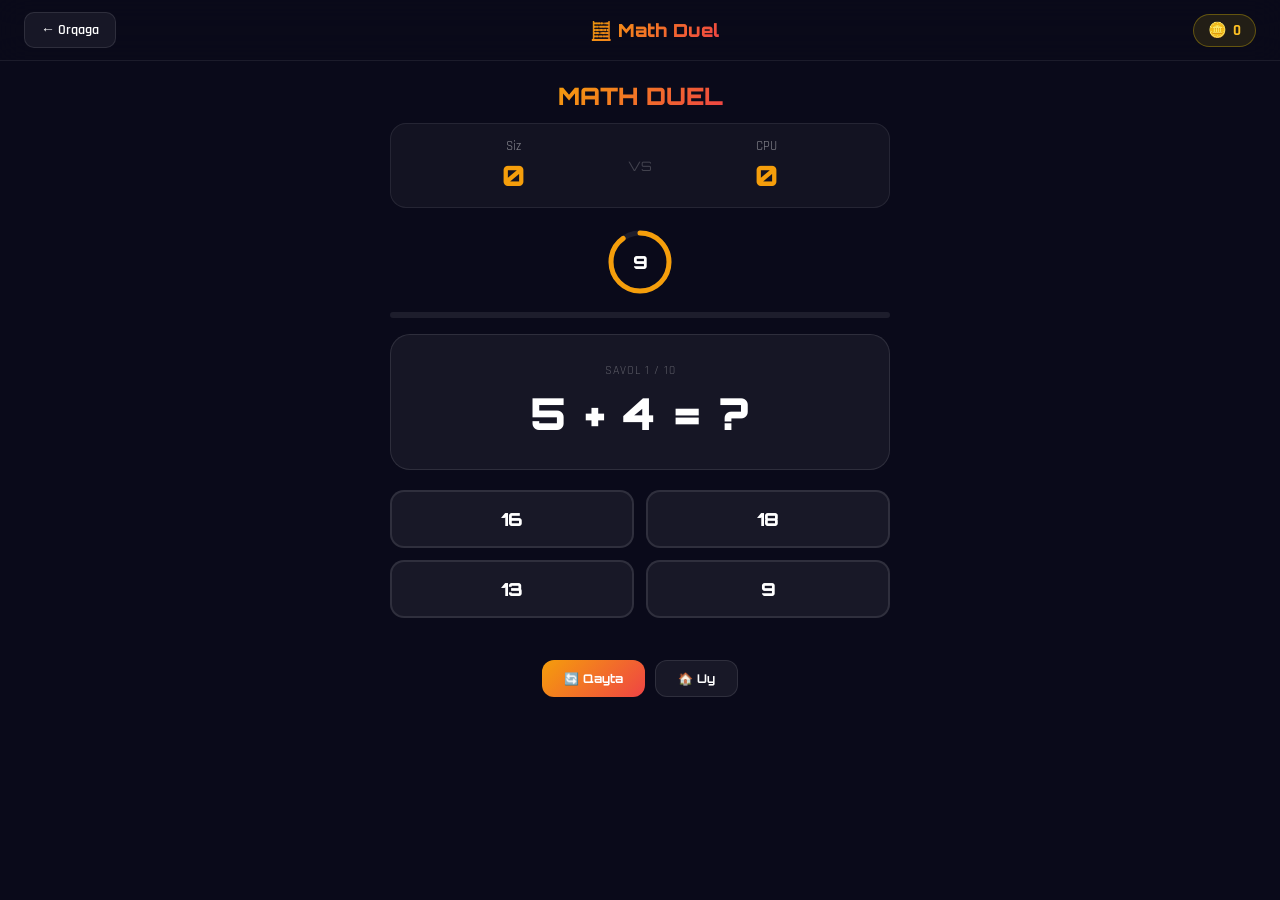
<file: math_duel.html>
<!DOCTYPE html>
<html lang="uz">
<head>
  <meta charset="UTF-8"/>
  <meta name="viewport" content="width=device-width, initial-scale=1.0"/>
  <title>GameZone - Math Duel</title>
  <script src="https://cdn.ably.com/lib/ably.min-2.js"></script>
  
  <style>
    *{margin:0;padding:0;box-sizing:border-box;}
    body{background:#0a0a1a;color:#fff;font-family:'Rajdhani',sans-serif;min-height:100vh;display:flex;flex-direction:column;}
    .navbar{display:flex;align-items:center;justify-content:space-between;padding:12px 24px;background:rgba(10,10,26,.9);backdrop-filter:blur(16px);border-bottom:1px solid rgba(255,255,255,.08);}
    .nav-logo{font-family:'Orbitron',sans-serif;font-size:18px;font-weight:900;background:linear-gradient(135deg,#f59e0b,#ef4444);-webkit-background-clip:text;-webkit-text-fill-color:transparent;background-clip:text;}
    .back-btn{background:rgba(255,255,255,.06);border:1px solid rgba(255,255,255,.1);color:#fff;padding:8px 16px;border-radius:10px;cursor:pointer;font-family:'Rajdhani',sans-serif;font-size:14px;font-weight:600;}
    .coin-display{display:flex;align-items:center;gap:6px;background:rgba(255,215,0,.1);border:1px solid rgba(255,215,0,.3);border-radius:20px;padding:6px 14px;font-size:15px;font-weight:700;color:#fbbf24;}
    .game-wrap{flex:1;display:flex;flex-direction:column;align-items:center;padding:20px 16px;}
    .game-title{font-family:'Orbitron',sans-serif;font-size:24px;font-weight:900;background:linear-gradient(135deg,#f59e0b,#ef4444);-webkit-background-clip:text;-webkit-text-fill-color:transparent;background-clip:text;margin-bottom:12px;}
    /* Score */
    .score-bar{display:flex;align-items:center;gap:20px;margin-bottom:20px;background:rgba(255,255,255,.04);border:1px solid rgba(255,255,255,.08);border-radius:16px;padding:14px 28px;width:100%;max-width:500px;}
    .sc-card{flex:1;text-align:center;}
    .sc-name{font-size:13px;color:rgba(255,255,255,.5);margin-bottom:4px;}
    .sc-pts{font-family:'Orbitron',sans-serif;font-size:28px;font-weight:900;color:#f59e0b;}
    .sc-div{font-family:'Orbitron',sans-serif;font-size:13px;color:rgba(255,255,255,.2);}
    /* Timer ring */
    .timer-wrap{position:relative;width:68px;height:68px;margin:0 auto 16px;}
    .timer-wrap svg{transform:rotate(-90deg);}
    circle{fill:none;stroke-width:5;stroke-linecap:round;}
    .t-bg{stroke:rgba(255,255,255,.08);}
    .t-fg{stroke:#f59e0b;transition:stroke-dashoffset .95s linear,stroke .3s;}
    .timer-text{position:absolute;inset:0;display:flex;align-items:center;justify-content:center;font-family:'Orbitron',sans-serif;font-size:18px;font-weight:900;}
    /* Question */
    .question-box{background:rgba(255,255,255,.05);border:1px solid rgba(255,255,255,.1);border-radius:20px;padding:28px 32px;text-align:center;margin-bottom:20px;width:100%;max-width:500px;}
    .q-num{font-size:12px;color:rgba(255,255,255,.3);margin-bottom:8px;text-transform:uppercase;letter-spacing:1px;}
    .q-expr{font-family:'Orbitron',sans-serif;font-size:clamp(28px,6vw,44px);font-weight:900;color:#fff;letter-spacing:2px;}
    /* Answers */
    .answers{display:grid;grid-template-columns:1fr 1fr;gap:12px;width:100%;max-width:500px;margin-bottom:14px;}
    .ans-btn{padding:16px;background:rgba(255,255,255,.06);border:2px solid rgba(255,255,255,.1);border-radius:14px;color:#fff;font-family:'Orbitron',sans-serif;font-size:18px;font-weight:900;cursor:pointer;transition:.2s;}
    .ans-btn:hover:not(.locked){background:rgba(245,158,11,.15);border-color:#f59e0b;transform:translateY(-2px);}
    .ans-btn.correct{background:rgba(16,185,129,.25)!important;border-color:#10b981!important;}
    .ans-btn.wrong{background:rgba(239,68,68,.2)!important;border-color:#ef4444!important;}
    .ans-btn.locked{cursor:default;}
    .feedback{font-size:16px;font-weight:700;text-align:center;min-height:24px;margin-bottom:4px;}
    /* Progress */
    .progress-bar{width:100%;max-width:500px;height:6px;background:rgba(255,255,255,.08);border-radius:4px;overflow:hidden;margin-bottom:16px;}
    .progress-fill{height:100%;background:linear-gradient(90deg,#f59e0b,#ef4444);transition:width .4s;}
    .controls{display:flex;gap:10px;}
    .ctrl-btn{padding:10px 22px;border:none;border-radius:12px;color:#fff;font-family:'Orbitron',sans-serif;font-size:12px;font-weight:700;cursor:pointer;transition:.3s;}
    .btn-play{background:linear-gradient(135deg,#f59e0b,#ef4444);}
    .btn-back{background:rgba(255,255,255,.06);border:1px solid rgba(255,255,255,.1);}
    .result-overlay{position:fixed;inset:0;background:rgba(0,0,0,.8);backdrop-filter:blur(10px);display:none;align-items:center;justify-content:center;z-index:200;}
    .result-overlay.show{display:flex;}
    .result-box{background:#13132a;border:1px solid rgba(255,255,255,.12);border-radius:24px;padding:44px 36px;text-align:center;max-width:340px;width:90%;animation:bounceIn .4s ease;}
    @keyframes bounceIn{0%{transform:scale(.7);opacity:0}70%{transform:scale(1.05)}100%{transform:scale(1);opacity:1}}
    .res-emoji{font-size:64px;display:block;margin-bottom:12px;}
    .res-title{font-family:'Orbitron',sans-serif;font-size:20px;font-weight:900;margin-bottom:8px;}
    .res-scores{display:flex;gap:24px;justify-content:center;margin-bottom:10px;}
    .rs-name{font-size:12px;color:rgba(255,255,255,.5);margin-bottom:4px;}
    .rs-score{font-family:'Orbitron',sans-serif;font-size:26px;font-weight:900;}
    .res-sub{color:rgba(255,255,255,.5);font-size:14px;margin-bottom:6px;}
    .res-coins{color:#fbbf24;font-size:16px;font-weight:700;margin-bottom:20px;}
    .res-btns{display:flex;gap:10px;justify-content:center;}
    .res-btn{padding:11px 22px;border:none;border-radius:12px;color:#fff;font-family:'Orbitron',sans-serif;font-size:12px;font-weight:700;cursor:pointer;}
    .res-play{background:linear-gradient(135deg,#f59e0b,#ef4444);}
    .res-home{background:rgba(255,255,255,.06);border:1px solid rgba(255,255,255,.1);}
  </style>
  <link href="https://fonts.googleapis.com/css2?family=Orbitron:wght@400;700;900&family=Rajdhani:wght@400;600;700&display=swap" rel="stylesheet"/>
</head>
<body>
<nav class="navbar">
  <button class="back-btn" onclick="goHome()">← Orqaga</button>
  <div class="nav-logo">🧮 Math Duel</div>
  <div class="coin-display">🪙 <span id="nav-coins">0</span></div>
</nav>
<div class="game-wrap">
  <h1 class="game-title">MATH DUEL</h1>
  <div class="score-bar">
    <div class="sc-card"><div class="sc-name" id="p1-name">Siz</div><div class="sc-pts" id="p1-sc">0</div></div>
    <div class="sc-div">VS</div>
    <div class="sc-card"><div class="sc-name" id="p2-name">CPU</div><div class="sc-pts" id="p2-sc">0</div></div>
  </div>
  <div class="timer-wrap">
    <svg width="68" height="68" viewBox="0 0 68 68">
      <circle class="t-bg" cx="34" cy="34" r="29"/>
      <circle class="t-fg" id="t-arc" cx="34" cy="34" r="29" stroke-dasharray="182.2" stroke-dashoffset="0"/>
    </svg>
    <div class="timer-text" id="t-txt">10</div>
  </div>
  <div class="progress-bar"><div class="progress-fill" id="prog" style="width:0%"></div></div>
  <div class="question-box">
    <div class="q-num" id="q-num">Savol 1 / 10</div>
    <div class="q-expr" id="q-expr">? + ? = ?</div>
  </div>
  <div class="answers" id="answers"></div>
  <div class="feedback" id="feedback"></div>
  <div class="controls">
    <button class="ctrl-btn btn-play" onclick="startGame()">🔄 Qayta</button>
    <button class="ctrl-btn btn-back" onclick="goHome()">🏠 Uy</button>
  </div>
</div>
<div class="result-overlay" id="result-overlay">
  <div class="result-box">
    <span class="res-emoji" id="res-emoji">🏆</span>
    <div class="res-title" id="res-title"></div>
    <div class="res-scores">
      <div><div class="rs-name" id="rs-n1">Siz</div><div class="rs-score" id="rs-s1">0</div></div>
      <div><div class="rs-name" id="rs-n2">CPU</div><div class="rs-score" id="rs-s2">0</div></div>
    </div>
    <div class="res-sub" id="res-sub"></div>
    <div class="res-coins" id="res-coins"></div>
    <div class="res-btns">
      <button class="res-btn res-play" onclick="startGame()">🔄 Qayta</button>
      <button class="res-btn res-home" onclick="goHome()">🏠 Uy</button>
    </div>
  </div>
</div>
<script src="firebase.js"></script>
<script src="coins.js"></script>
<script>
const TOTAL=10, TIME=10;
let qIdx, p1Score, p2Score, questions, timerInt, timeLeft, answered;

window.addEventListener('DOMContentLoaded',()=>{
  document.getElementById('nav-coins').textContent=getCurrentUser()?.coins||0;
  document.getElementById('p1-name').textContent=getCurrentUser()?.username||'Siz';
  document.getElementById('rs-n1').textContent=getCurrentUser()?.username||'Siz';
  startGame();
});

function genQuestion(idx){
  const ops=['+','-','×','÷'];
  let op,a,b,ans;
  const diff=Math.min(3,Math.floor(idx/3));
  if(diff===0){op=ops[Math.floor(Math.random()*2)];a=Math.floor(Math.random()*20)+1;b=Math.floor(Math.random()*20)+1;}
  else if(diff===1){op=ops[Math.floor(Math.random()*3)];a=Math.floor(Math.random()*50)+10;b=Math.floor(Math.random()*20)+1;}
  else{op=ops[Math.floor(Math.random()*4)];a=Math.floor(Math.random()*100)+10;b=Math.floor(Math.random()*20)+1;}
  if(op==='÷'){b=Math.floor(Math.random()*10)+2;a=b*(Math.floor(Math.random()*15)+1);}
  if(op==='×'){a=Math.floor(Math.random()*20)+2;b=Math.floor(Math.random()*20)+2;}
  if(op==='+') ans=a+b;
  else if(op==='-') ans=a-b;
  else if(op==='×') ans=a*b;
  else ans=a/b;
  // Wrong options
  const wrongs=new Set();
  while(wrongs.size<3){
    const w=ans+Math.floor(Math.random()*20)-10;
    if(w!==ans&&w!==0) wrongs.add(w);
  }
  const opts=[ans,...wrongs].sort(()=>Math.random()-.5);
  return{expr:`${a} ${op} ${b} = ?`,ans,opts};
}

function startGame(){
  qIdx=0;p1Score=0;p2Score=0;answered=false;
  questions=Array.from({length:TOTAL},(_,i)=>genQuestion(i));
  document.getElementById('p1-sc').textContent='0';
  document.getElementById('p2-sc').textContent='0';
  document.getElementById('result-overlay').classList.remove('show');
  showQuestion();
}

function showQuestion(){
  if(qIdx>=TOTAL){endGame();return;}
  answered=false;
  clearInterval(timerInt);
  const q=questions[qIdx];
  document.getElementById('q-num').textContent=`Savol ${qIdx+1} / ${TOTAL}`;
  document.getElementById('q-expr').textContent=q.expr;
  document.getElementById('prog').style.width=`${(qIdx/TOTAL)*100}%`;
  document.getElementById('feedback').textContent='';

  const wrap=document.getElementById('answers');
  wrap.innerHTML='';
  q.opts.forEach(opt=>{
    const btn=document.createElement('button');
    btn.className='ans-btn'; btn.textContent=opt;
    btn.onclick=()=>answer(opt,q.ans,btn);
    wrap.appendChild(btn);
  });

  timeLeft=TIME; updateTimer(timeLeft,TIME);
  timerInt=setInterval(()=>{
    timeLeft--;updateTimer(timeLeft,TIME);
    if(timeLeft<=3){document.getElementById('t-arc').style.stroke='#ef4444';document.getElementById('t-txt').style.color='#ef4444';}
    if(timeLeft<=0){clearInterval(timerInt);if(!answered)timeUp();}
  },1000);

  // CPU answers (smart: right 65% of time, faster on later questions)
  const cpuDelay=Math.max(500,3000-qIdx*200)*( Math.random()*0.5+0.75);
  setTimeout(()=>{
    if(!answered) return; // player already answered
    // CPU mark
    const cpuRight=Math.random()<0.65;
    const cpuAns=cpuRight?q.ans:q.opts.find(o=>o!==q.ans);
    if(cpuAns!==undefined){
      if(cpuRight) p2Score++;
      document.getElementById('p2-sc').textContent=p2Score;
    }
  },cpuDelay);
}

function answer(val,correct,btn){
  if(answered) return;
  answered=true;
  clearInterval(timerInt);
  document.querySelectorAll('.ans-btn').forEach(b=>{b.classList.add('locked');if(parseInt(b.textContent)===correct)b.classList.add('correct');});
  const pts=val===correct?Math.max(1,Math.ceil(timeLeft/3)):0;
  if(val===correct){
    p1Score+=pts;btn.classList.add('correct');
    document.getElementById('feedback').style.color='#34d399';
    document.getElementById('feedback').textContent=`✅ To'g'ri! +${pts} ball`;
  } else {
    btn.classList.add('wrong');
    document.getElementById('feedback').style.color='#f87171';
    document.getElementById('feedback').textContent='❌ Noto\'g\'ri!';
    // CPU more likely right
    if(Math.random()<0.8){p2Score++;document.getElementById('p2-sc').textContent=p2Score;}
  }
  document.getElementById('p1-sc').textContent=p1Score;
  setTimeout(()=>{qIdx++;showQuestion();},1200);
}

function timeUp(){
  answered=true;
  document.querySelectorAll('.ans-btn').forEach(b=>{b.classList.add('locked');if(parseInt(b.textContent)===questions[qIdx].ans)b.classList.add('correct');});
  document.getElementById('feedback').style.color='#f87171';
  document.getElementById('feedback').textContent='⏰ Vaqt tugadi!';
  p2Score++;document.getElementById('p2-sc').textContent=p2Score;
  setTimeout(()=>{qIdx++;showQuestion();},1000);
}

function updateTimer(t,max){
  const circ=182.2,offset=circ*(1-t/max);
  document.getElementById('t-arc').style.strokeDashoffset=offset;
  document.getElementById('t-txt').textContent=t;
  if(t>3){document.getElementById('t-arc').style.stroke='#f59e0b';document.getElementById('t-txt').style.color='#fff';}
}

function endGame(){
  clearInterval(timerInt);
  const won=p1Score>p2Score;
  const pts=won?80:0;
  if(pts>0){addCoins(pts);addResult(true);}else if(p1Score<p2Score)addResult(false);
  document.getElementById('nav-coins').textContent=getCurrentUser()?.coins||0;
  document.getElementById('res-emoji').textContent=won?'🏆':p1Score===p2Score?'🤝':'😢';
  document.getElementById('res-title').textContent=won?'G\'OLIBSIZ!':p1Score===p2Score?'Durang!':'Yutqazdingiz';
  document.getElementById('rs-s1').textContent=p1Score;
  document.getElementById('rs-s2').textContent=p2Score;
  document.getElementById('res-sub').textContent=won?'Matematika ustasisiz!':'Mashq qiling!';
  document.getElementById('res-coins').textContent=pts>0?`+🪙 ${pts} tanga!`:'';
  document.getElementById('result-overlay').classList.add('show');
}
function goHome(){window.location.href='dashboard.html';}
</script>
</body>
</html>
</file>
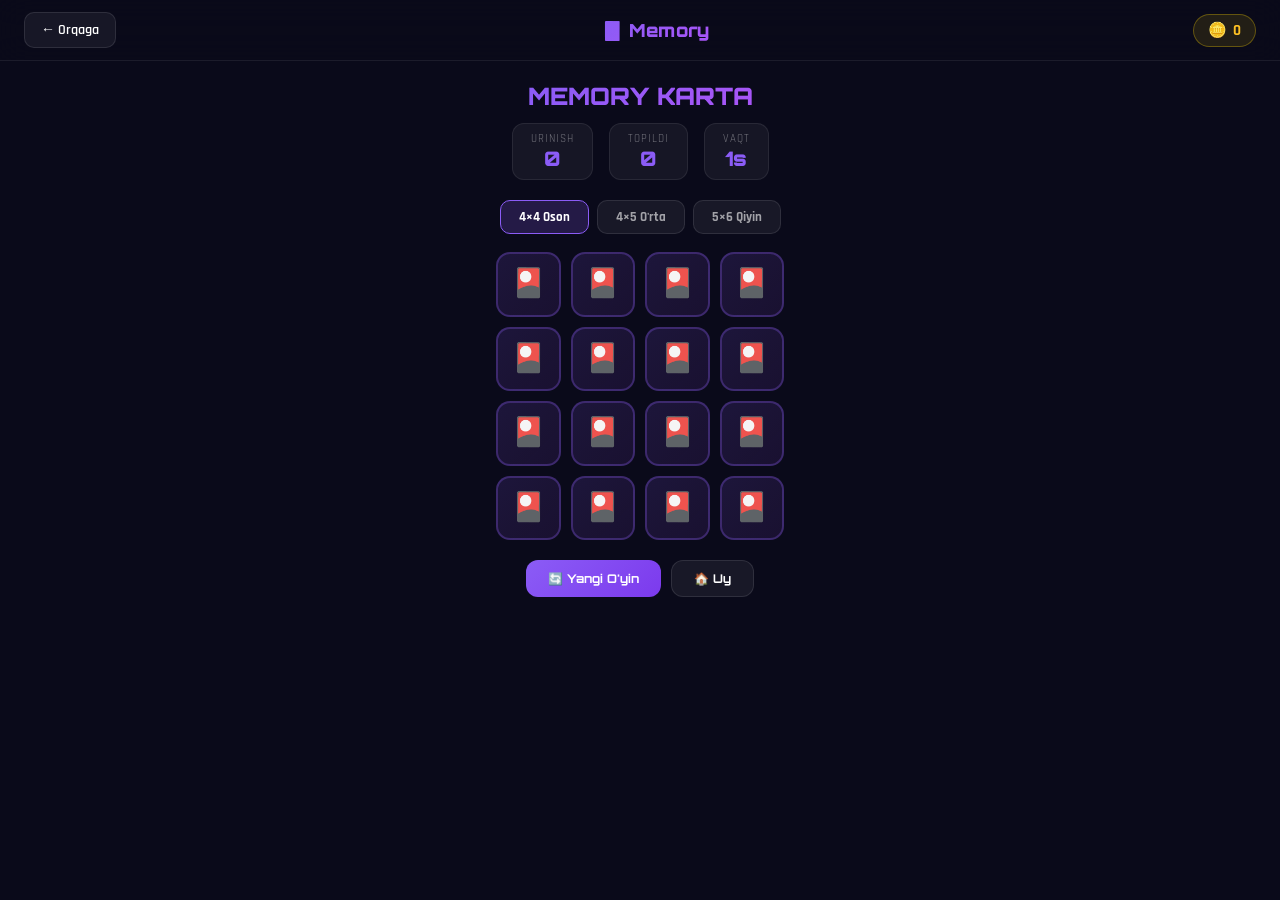
<file: memory.html>
<!DOCTYPE html>
<html lang="uz">
<head>
  <meta charset="UTF-8"/>
  <meta name="viewport" content="width=device-width, initial-scale=1.0"/>
  <title>GameZone - Memory</title>
  
  <style>
    *{margin:0;padding:0;box-sizing:border-box;}
    body{background:#0a0a1a;color:#fff;font-family:'Rajdhani',sans-serif;min-height:100vh;display:flex;flex-direction:column;}
    .navbar{display:flex;align-items:center;justify-content:space-between;padding:12px 24px;background:rgba(10,10,26,.9);backdrop-filter:blur(16px);border-bottom:1px solid rgba(255,255,255,.08);}
    .nav-logo{font-family:'Orbitron',sans-serif;font-size:18px;font-weight:900;background:linear-gradient(135deg,#8b5cf6,#a855f7);-webkit-background-clip:text;-webkit-text-fill-color:transparent;background-clip:text;}
    .back-btn{background:rgba(255,255,255,.06);border:1px solid rgba(255,255,255,.1);color:#fff;padding:8px 16px;border-radius:10px;cursor:pointer;font-family:'Rajdhani',sans-serif;font-size:14px;font-weight:600;}
    .coin-display{display:flex;align-items:center;gap:6px;background:rgba(255,215,0,.1);border:1px solid rgba(255,215,0,.3);border-radius:20px;padding:6px 14px;font-size:15px;font-weight:700;color:#fbbf24;}
    .game-wrap{flex:1;display:flex;flex-direction:column;align-items:center;padding:20px 16px;}
    .game-title{font-family:'Orbitron',sans-serif;font-size:24px;font-weight:900;background:linear-gradient(135deg,#8b5cf6,#a855f7);-webkit-background-clip:text;-webkit-text-fill-color:transparent;background-clip:text;margin-bottom:12px;}
    .stats-bar{display:flex;gap:16px;margin-bottom:20px;flex-wrap:wrap;justify-content:center;}
    .stat{background:rgba(255,255,255,.05);border:1px solid rgba(255,255,255,.08);border-radius:12px;padding:8px 18px;text-align:center;}
    .stat-label{font-size:11px;color:rgba(255,255,255,.4);text-transform:uppercase;letter-spacing:1px;}
    .stat-val{font-family:'Orbitron',sans-serif;font-size:20px;font-weight:900;color:#8b5cf6;}
    /* Difficulty */
    .diff-btns{display:flex;gap:8px;margin-bottom:18px;}
    .diff-btn{padding:8px 18px;background:rgba(255,255,255,.06);border:1px solid rgba(255,255,255,.1);border-radius:10px;color:rgba(255,255,255,.6);font-family:'Rajdhani',sans-serif;font-size:13px;font-weight:700;cursor:pointer;transition:.2s;}
    .diff-btn.active{background:rgba(139,92,246,.2);border-color:#8b5cf6;color:#fff;}
    /* Grid */
    .cards-grid{display:grid;gap:10px;margin-bottom:20px;}
    .card{aspect-ratio:1;background:linear-gradient(135deg,rgba(139,92,246,.15),rgba(168,85,247,.1));border:2px solid rgba(139,92,246,.3);border-radius:14px;cursor:pointer;display:flex;align-items:center;justify-content:center;font-size:clamp(24px,5vw,40px);transition:transform .3s,box-shadow .3s;perspective:600px;user-select:none;}
    .card:hover:not(.flipped):not(.matched){transform:scale(1.05);box-shadow:0 8px 24px rgba(139,92,246,.3);}
    .card.flipped,.card.matched{background:rgba(255,255,255,.08);border-color:rgba(255,255,255,.2);}
    .card.matched{background:rgba(139,92,246,.2);border-color:#8b5cf6;animation:matchPop .4s ease;}
    @keyframes matchPop{0%{transform:scale(1)}50%{transform:scale(1.15)}100%{transform:scale(1)}}
    .card .back{display:none;}
    .card .front{font-size:clamp(20px,4vw,36px);}
    .card:not(.flipped):not(.matched) .front{display:none;}
    .card:not(.flipped):not(.matched) .back{display:block;font-size:28px;}
    .controls{display:flex;gap:10px;}
    .ctrl-btn{padding:10px 22px;border:none;border-radius:12px;color:#fff;font-family:'Orbitron',sans-serif;font-size:12px;font-weight:700;cursor:pointer;transition:.3s;}
    .btn-play{background:linear-gradient(135deg,#8b5cf6,#7c3aed);}
    .btn-play:hover{transform:translateY(-2px);}
    .btn-back{background:rgba(255,255,255,.06);border:1px solid rgba(255,255,255,.1);}
    /* Result */
    .result-overlay{position:fixed;inset:0;background:rgba(0,0,0,.8);backdrop-filter:blur(10px);display:none;align-items:center;justify-content:center;z-index:200;}
    .result-overlay.show{display:flex;}
    .result-box{background:#13132a;border:1px solid rgba(255,255,255,.12);border-radius:24px;padding:44px 36px;text-align:center;max-width:340px;width:90%;animation:bounceIn .4s ease;}
    @keyframes bounceIn{0%{transform:scale(.7);opacity:0}70%{transform:scale(1.05)}100%{transform:scale(1);opacity:1}}
    .res-emoji{font-size:64px;display:block;margin-bottom:12px;}
    .res-title{font-family:'Orbitron',sans-serif;font-size:20px;font-weight:900;margin-bottom:8px;}
    .res-sub{color:rgba(255,255,255,.5);font-size:14px;margin-bottom:6px;}
    .res-coins{color:#fbbf24;font-size:16px;font-weight:700;margin-bottom:20px;}
    .res-btns{display:flex;gap:10px;justify-content:center;}
    .res-btn{padding:11px 22px;border:none;border-radius:12px;color:#fff;font-family:'Orbitron',sans-serif;font-size:12px;font-weight:700;cursor:pointer;transition:.3s;}
    .res-play{background:linear-gradient(135deg,#8b5cf6,#7c3aed);}
    .res-home{background:rgba(255,255,255,.06);border:1px solid rgba(255,255,255,.1);}
  </style>
  <link href="https://fonts.googleapis.com/css2?family=Orbitron:wght@400;700;900&family=Rajdhani:wght@400;600;700&display=swap" rel="stylesheet"/>
</head>
<body>
<nav class="navbar">
  <button class="back-btn" onclick="goHome()">← Orqaga</button>
  <div class="nav-logo">🃏 Memory</div>
  <div class="coin-display">🪙 <span id="nav-coins">0</span></div>
</nav>
<div class="game-wrap">
  <h1 class="game-title">MEMORY KARTA</h1>
  <div class="stats-bar">
    <div class="stat"><div class="stat-label">Urinish</div><div class="stat-val" id="moves">0</div></div>
    <div class="stat"><div class="stat-label">Topildi</div><div class="stat-val" id="matched">0</div></div>
    <div class="stat"><div class="stat-label">Vaqt</div><div class="stat-val" id="timer">0s</div></div>
  </div>
  <div class="diff-btns">
    <button class="diff-btn active" onclick="setDiff(4,4,this)">4×4 Oson</button>
    <button class="diff-btn" onclick="setDiff(4,5,this)">4×5 O'rta</button>
    <button class="diff-btn" onclick="setDiff(5,6,this)">5×6 Qiyin</button>
  </div>
  <div class="cards-grid" id="cards-grid"></div>
  <div class="controls">
    <button class="ctrl-btn btn-play" onclick="startGame()">🔄 Yangi O'yin</button>
    <button class="ctrl-btn btn-back" onclick="goHome()">🏠 Uy</button>
  </div>
</div>
<div class="result-overlay" id="result-overlay">
  <div class="result-box">
    <span class="res-emoji">🏆</span>
    <div class="res-title" id="res-title">Barakalla!</div>
    <div class="res-sub"   id="res-sub"></div>
    <div class="res-coins" id="res-coins"></div>
    <div class="res-btns">
      <button class="res-btn res-play" onclick="startGame()">🔄 Qayta</button>
      <button class="res-btn res-home" onclick="goHome()">🏠 Uy</button>
    </div>
  </div>
</div>
<script src="firebase.js"></script>
<script src="coins.js"></script>
<script>
const EMOJIS=['🐶','🐱','🐭','🐹','🐰','🦊','🐻','🐼','🐨','🐯','🦁','🐮','🐸','🐵','🐔','🐧','🐦','🦆','🦅','🦉','🦇','🐺','🐗','🦄','🐝','🐛','🦋','🐌','🐞','🐜'];

let cols=4, rows=4, cards=[], flipped=[], matchedCount=0, moves=0, timerInt, seconds=0, canFlip=true;

window.addEventListener('DOMContentLoaded',()=>{
  document.getElementById('nav-coins').textContent=getCurrentUser()?.coins||0;
  startGame();
});

function setDiff(c,r,btn){
  cols=c; rows=r;
  document.querySelectorAll('.diff-btn').forEach(b=>b.classList.remove('active'));
  btn.classList.add('active');
  startGame();
}

function startGame(){
  clearInterval(timerInt); seconds=0; moves=0; matchedCount=0; flipped=[]; canFlip=true;
  document.getElementById('moves').textContent='0';
  document.getElementById('matched').textContent='0';
  document.getElementById('timer').textContent='0s';
  document.getElementById('result-overlay').classList.remove('show');

  const total=cols*rows;
  const pairs=total/2;
  const pool=[...EMOJIS].sort(()=>Math.random()-.5).slice(0,pairs);
  cards=[...pool,...pool].sort(()=>Math.random()-.5);

  const grid=document.getElementById('cards-grid');
  grid.style.gridTemplateColumns=`repeat(${cols},1fr)`;
  grid.style.width=`min(${cols*72}px, 90vw)`;
  grid.innerHTML='';

  cards.forEach((emoji,i)=>{
    const card=document.createElement('div');
    card.className='card';
    card.innerHTML=`<span class="back">🎴</span><span class="front">${emoji}</span>`;
    card.dataset.idx=i;
    card.dataset.emoji=emoji;
    card.onclick=()=>flipCard(card);
    grid.appendChild(card);
  });

  timerInt=setInterval(()=>{
    seconds++;
    document.getElementById('timer').textContent=seconds+'s';
  },1000);
}

function flipCard(card){
  if(!canFlip||card.classList.contains('flipped')||card.classList.contains('matched')) return;
  card.classList.add('flipped');
  flipped.push(card);
  if(flipped.length===2){
    moves++;
    document.getElementById('moves').textContent=moves;
    canFlip=false;
    setTimeout(checkMatch,700);
  }
}

function checkMatch(){
  const [a,b]=flipped;
  if(a.dataset.emoji===b.dataset.emoji){
    a.classList.add('matched'); b.classList.add('matched');
    matchedCount++;
    document.getElementById('matched').textContent=matchedCount;
    if(matchedCount===cards.length/2) endGame();
  } else {
    a.classList.remove('flipped'); b.classList.remove('flipped');
  }
  flipped=[]; canFlip=true;
}

function endGame(){
  clearInterval(timerInt);
  const total=cols*rows/2;
  const pts=Math.max(10, Math.floor((total*100)/moves) + Math.max(0,120-seconds));
  addCoins(pts); addResult(true);
  document.getElementById('nav-coins').textContent=getCurrentUser()?.coins||0;
  document.getElementById('res-title').textContent='Barakalla! 🎉';
  document.getElementById('res-sub').textContent=`${moves} urinishda ${seconds}s da topdingiz!`;
  document.getElementById('res-coins').textContent=`+🪙 ${pts} tanga!`;
  setTimeout(()=>document.getElementById('result-overlay').classList.add('show'),400);
}
function goHome(){window.location.href='dashboard.html';}
</script>
</body>
</html>
</file>
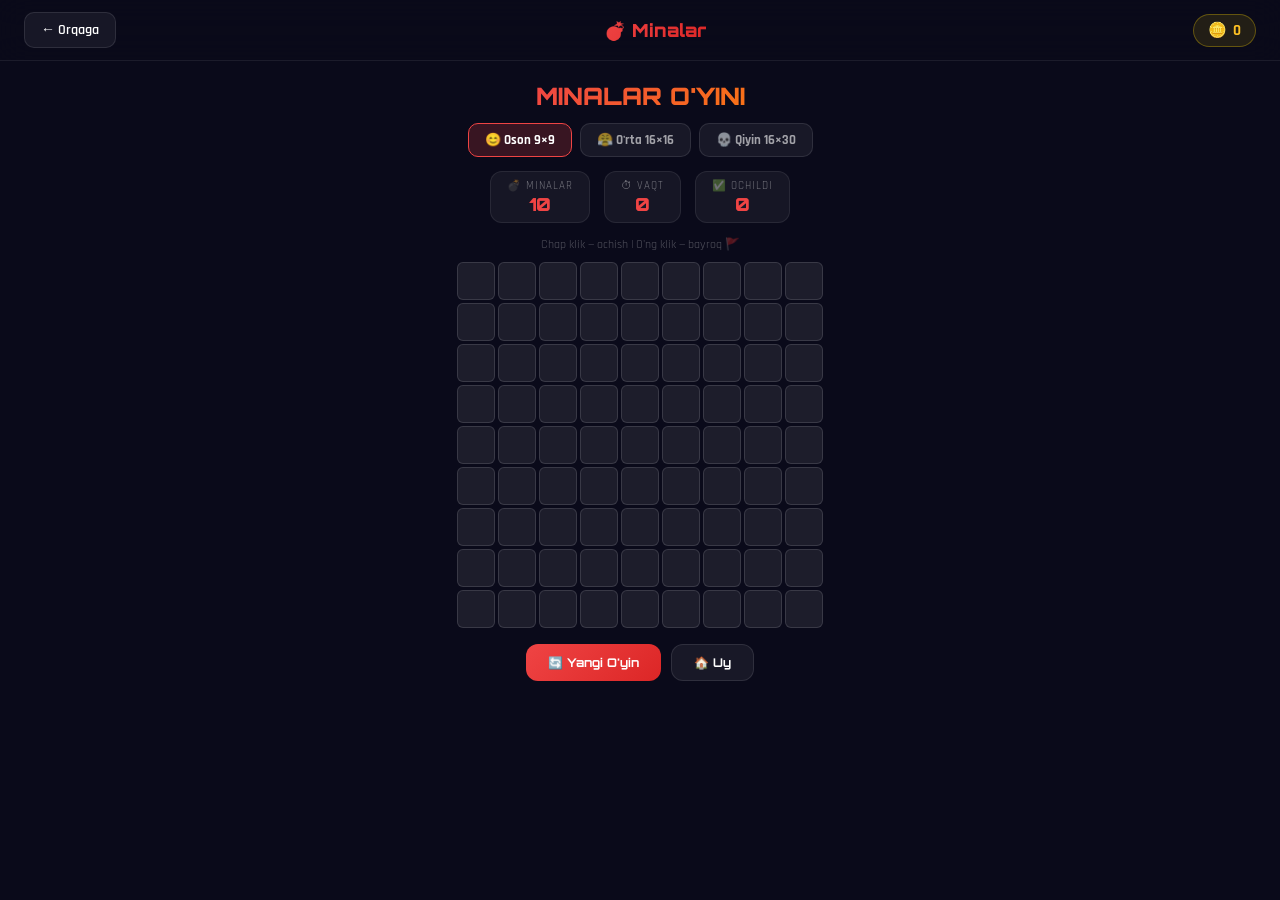
<file: minesweeper.html>
<!DOCTYPE html>
<html lang="uz">
<head>
  <meta charset="UTF-8"/>
  <meta name="viewport" content="width=device-width, initial-scale=1.0"/>
  <title>GameZone - Minalar</title>
  
  <style>
    *{margin:0;padding:0;box-sizing:border-box;}
    body{background:#0a0a1a;color:#fff;font-family:'Rajdhani',sans-serif;min-height:100vh;display:flex;flex-direction:column;}
    .navbar{display:flex;align-items:center;justify-content:space-between;padding:12px 24px;background:rgba(10,10,26,.9);backdrop-filter:blur(16px);border-bottom:1px solid rgba(255,255,255,.08);}
    .nav-logo{font-family:'Orbitron',sans-serif;font-size:18px;font-weight:900;background:linear-gradient(135deg,#ef4444,#dc2626);-webkit-background-clip:text;-webkit-text-fill-color:transparent;background-clip:text;}
    .back-btn{background:rgba(255,255,255,.06);border:1px solid rgba(255,255,255,.1);color:#fff;padding:8px 16px;border-radius:10px;cursor:pointer;font-family:'Rajdhani',sans-serif;font-size:14px;font-weight:600;}
    .coin-display{display:flex;align-items:center;gap:6px;background:rgba(255,215,0,.1);border:1px solid rgba(255,215,0,.3);border-radius:20px;padding:6px 14px;font-size:15px;font-weight:700;color:#fbbf24;}
    .game-wrap{flex:1;display:flex;flex-direction:column;align-items:center;padding:20px 16px;}
    .game-title{font-family:'Orbitron',sans-serif;font-size:24px;font-weight:900;background:linear-gradient(135deg,#ef4444,#f97316);-webkit-background-clip:text;-webkit-text-fill-color:transparent;background-clip:text;margin-bottom:12px;}
    .diff-btns{display:flex;gap:8px;margin-bottom:14px;flex-wrap:wrap;justify-content:center;}
    .diff-btn{padding:8px 16px;background:rgba(255,255,255,.06);border:1px solid rgba(255,255,255,.1);border-radius:10px;color:rgba(255,255,255,.6);font-family:'Rajdhani',sans-serif;font-size:13px;font-weight:700;cursor:pointer;transition:.2s;}
    .diff-btn.active{background:rgba(239,68,68,.2);border-color:#ef4444;color:#fff;}
    .stats-bar{display:flex;gap:14px;margin-bottom:14px;flex-wrap:wrap;justify-content:center;}
    .stat{background:rgba(255,255,255,.05);border:1px solid rgba(255,255,255,.08);border-radius:12px;padding:7px 16px;text-align:center;}
    .stat-label{font-size:11px;color:rgba(255,255,255,.4);text-transform:uppercase;letter-spacing:1px;}
    .stat-val{font-family:'Orbitron',sans-serif;font-size:18px;font-weight:900;color:#ef4444;}
    .hint{color:rgba(255,255,255,.3);font-size:12px;margin-bottom:10px;text-align:center;}
    /* Board */
    .board-wrap{overflow:auto;max-width:95vw;}
    .board{display:inline-grid;gap:3px;margin-bottom:16px;}
    .cell{width:clamp(28px,6vw,38px);height:clamp(28px,6vw,38px);background:rgba(255,255,255,.08);border:1px solid rgba(255,255,255,.12);border-radius:6px;display:flex;align-items:center;justify-content:center;font-size:clamp(12px,2.5vw,16px);font-weight:700;cursor:pointer;transition:.15s;user-select:none;}
    .cell:hover:not(.open):not(.flagged){background:rgba(255,255,255,.15);}
    .cell.open{background:rgba(255,255,255,.04);border-color:rgba(255,255,255,.05);cursor:default;}
    .cell.flagged{background:rgba(239,68,68,.15);border-color:rgba(239,68,68,.4);}
    .cell.mine{background:rgba(239,68,68,.3);border-color:#ef4444;}
    .cell.safe{background:rgba(16,185,129,.2);border-color:#10b981;animation:safePop .3s ease;}
    @keyframes safePop{0%{transform:scale(1)}50%{transform:scale(1.15)}100%{transform:scale(1)}}
    .n1{color:#60a5fa;}.n2{color:#34d399;}.n3{color:#f87171;}.n4{color:#818cf8;}
    .n5{color:#fb923c;}.n6{color:#22d3ee;}.n7{color:#e879f9;}.n8{color:#94a3b8;}
    .controls{display:flex;gap:10px;}
    .ctrl-btn{padding:10px 22px;border:none;border-radius:12px;color:#fff;font-family:'Orbitron',sans-serif;font-size:12px;font-weight:700;cursor:pointer;transition:.3s;}
    .btn-play{background:linear-gradient(135deg,#ef4444,#dc2626);}
    .btn-play:hover{transform:translateY(-2px);}
    .btn-back{background:rgba(255,255,255,.06);border:1px solid rgba(255,255,255,.1);}
    .result-overlay{position:fixed;inset:0;background:rgba(0,0,0,.8);backdrop-filter:blur(10px);display:none;align-items:center;justify-content:center;z-index:200;}
    .result-overlay.show{display:flex;}
    .result-box{background:#13132a;border:1px solid rgba(255,255,255,.12);border-radius:24px;padding:44px 36px;text-align:center;max-width:340px;width:90%;animation:bounceIn .4s ease;}
    @keyframes bounceIn{0%{transform:scale(.7);opacity:0}70%{transform:scale(1.05)}100%{transform:scale(1);opacity:1}}
    .res-emoji{font-size:64px;display:block;margin-bottom:12px;}
    .res-title{font-family:'Orbitron',sans-serif;font-size:20px;font-weight:900;margin-bottom:8px;}
    .res-sub{color:rgba(255,255,255,.5);font-size:14px;margin-bottom:6px;}
    .res-coins{color:#fbbf24;font-size:16px;font-weight:700;margin-bottom:20px;}
    .res-btns{display:flex;gap:10px;justify-content:center;}
    .res-btn{padding:11px 22px;border:none;border-radius:12px;color:#fff;font-family:'Orbitron',sans-serif;font-size:12px;font-weight:700;cursor:pointer;}
    .res-play{background:linear-gradient(135deg,#ef4444,#dc2626);}
    .res-home{background:rgba(255,255,255,.06);border:1px solid rgba(255,255,255,.1);}
  </style>
  <link href="https://fonts.googleapis.com/css2?family=Orbitron:wght@400;700;900&family=Rajdhani:wght@400;600;700&display=swap" rel="stylesheet"/>
</head>
<body>
<nav class="navbar">
  <button class="back-btn" onclick="goHome()">← Orqaga</button>
  <div class="nav-logo">💣 Minalar</div>
  <div class="coin-display">🪙 <span id="nav-coins">0</span></div>
</nav>
<div class="game-wrap">
  <h1 class="game-title">MINALAR O'YINI</h1>
  <div class="diff-btns">
    <button class="diff-btn active" onclick="setDiff(9,9,10,this)">😊 Oson 9×9</button>
    <button class="diff-btn" onclick="setDiff(16,16,40,this)">😤 O'rta 16×16</button>
    <button class="diff-btn" onclick="setDiff(16,30,99,this)">💀 Qiyin 16×30</button>
  </div>
  <div class="stats-bar">
    <div class="stat"><div class="stat-label">💣 Minalar</div><div class="stat-val" id="mines-left">10</div></div>
    <div class="stat"><div class="stat-label">⏱ Vaqt</div><div class="stat-val" id="timer">0</div></div>
    <div class="stat"><div class="stat-label">✅ Ochildi</div><div class="stat-val" id="opened">0</div></div>
  </div>
  <div class="hint">Chap klik — ochish | O'ng klik — bayroq 🚩</div>
  <div class="board-wrap"><div class="board" id="board"></div></div>
  <div class="controls">
    <button class="ctrl-btn btn-play" onclick="startGame()">🔄 Yangi O'yin</button>
    <button class="ctrl-btn btn-back" onclick="goHome()">🏠 Uy</button>
  </div>
</div>
<div class="result-overlay" id="result-overlay">
  <div class="result-box">
    <span class="res-emoji" id="res-emoji">💣</span>
    <div class="res-title" id="res-title"></div>
    <div class="res-sub"   id="res-sub"></div>
    <div class="res-coins" id="res-coins"></div>
    <div class="res-btns">
      <button class="res-btn res-play" onclick="startGame()">🔄 Qayta</button>
      <button class="res-btn res-home" onclick="goHome()">🏠 Uy</button>
    </div>
  </div>
</div>
<script src="firebase.js"></script>
<script src="coins.js"></script>
<script>
let ROWS=9,COLS=9,MINES=10;
let board=[],revealed=[],flagged=[],gameOver=false,firstClick=true,seconds=0,timerInt,openedCount=0;

window.addEventListener('DOMContentLoaded',()=>{
  document.getElementById('nav-coins').textContent=getCurrentUser()?.coins||0;
  startGame();
});

function setDiff(r,c,m,btn){
  ROWS=r;COLS=c;MINES=m;
  document.querySelectorAll('.diff-btn').forEach(b=>b.classList.remove('active'));
  btn.classList.add('active');
  startGame();
}

function startGame(){
  clearInterval(timerInt); seconds=0; gameOver=false; firstClick=true; openedCount=0;
  document.getElementById('timer').textContent='0';
  document.getElementById('mines-left').textContent=MINES;
  document.getElementById('opened').textContent='0';
  document.getElementById('result-overlay').classList.remove('show');
  board=Array.from({length:ROWS},()=>Array(COLS).fill(0));
  revealed=Array.from({length:ROWS},()=>Array(COLS).fill(false));
  flagged=Array.from({length:ROWS},()=>Array(COLS).fill(false));
  renderBoard();
}

function placeMines(safeR,safeC){
  let placed=0;
  while(placed<MINES){
    const r=Math.floor(Math.random()*ROWS),c=Math.floor(Math.random()*COLS);
    if(board[r][c]===-1) continue;
    if(Math.abs(r-safeR)<=1&&Math.abs(c-safeC)<=1) continue;
    board[r][c]=-1; placed++;
  }
  for(let r=0;r<ROWS;r++) for(let c=0;c<COLS;c++){
    if(board[r][c]===-1) continue;
    board[r][c]=countMines(r,c);
  }
}

function countMines(r,c){
  let n=0;
  for(let dr=-1;dr<=1;dr++) for(let dc=-1;dc<=1;dc++){
    const nr=r+dr,nc=c+dc;
    if(nr>=0&&nr<ROWS&&nc>=0&&nc<COLS&&board[nr][nc]===-1) n++;
  }
  return n;
}

function renderBoard(){
  const el=document.getElementById('board');
  el.style.gridTemplateColumns=`repeat(${COLS},1fr)`;
  el.innerHTML='';
  for(let r=0;r<ROWS;r++) for(let c=0;c<COLS;c++){
    const cell=document.createElement('div');
    cell.className='cell'; cell.dataset.r=r; cell.dataset.c=c;
    cell.onclick=()=>open(r,c);
    cell.oncontextmenu=(e)=>{e.preventDefault();toggleFlag(r,c);};
    el.appendChild(cell);
  }
}

function updateCell(r,c){
  const el=document.querySelector(`.cell[data-r="${r}"][data-c="${c}"]`);
  if(!el) return;
  if(flagged[r][c]){el.textContent='🚩';el.className='cell flagged';return;}
  if(!revealed[r][c]){el.textContent='';el.className='cell';return;}
  if(board[r][c]===-1){el.textContent='💣';el.className='cell mine';return;}
  el.className=`cell open${board[r][c]>0?' n'+board[r][c]:''}`;
  el.textContent=board[r][c]>0?board[r][c]:'';
}

function open(r,c){
  if(gameOver||revealed[r][c]||flagged[r][c]) return;
  if(firstClick){
    firstClick=false;
    placeMines(r,c);
    timerInt=setInterval(()=>{seconds++;document.getElementById('timer').textContent=seconds;},1000);
  }
  if(board[r][c]===-1){boom(r,c);return;}
  floodFill(r,c);
  checkWin();
}

function floodFill(r,c){
  if(r<0||r>=ROWS||c<0||c>=COLS||revealed[r][c]||flagged[r][c]) return;
  revealed[r][c]=true; openedCount++;
  document.getElementById('opened').textContent=openedCount;
  updateCell(r,c);
  if(board[r][c]===0) for(let dr=-1;dr<=1;dr++) for(let dc=-1;dc<=1;dc++) floodFill(r+dr,c+dc);
}

function toggleFlag(r,c){
  if(gameOver||revealed[r][c]) return;
  flagged[r][c]=!flagged[r][c];
  const total=flagged.flat().filter(Boolean).length;
  document.getElementById('mines-left').textContent=MINES-total;
  updateCell(r,c);
}

function boom(r,c){
  clearInterval(timerInt); gameOver=true;
  revealed[r][c]=true; updateCell(r,c);
  // reveal all mines
  for(let rr=0;rr<ROWS;rr++) for(let cc=0;cc<COLS;cc++){
    if(board[rr][cc]===-1&&!(rr===r&&cc===c)){revealed[rr][cc]=true;updateCell(rr,cc);}
  }
  addResult(false);
  setTimeout(()=>{
    document.getElementById('res-emoji').textContent='💥';
    document.getElementById('res-title').textContent='BOOM!';
    document.getElementById('res-sub').textContent=`${seconds}s da minaga tegdingiz!`;
    document.getElementById('res-coins').textContent='';
    document.getElementById('result-overlay').classList.add('show');
  },600);
}

function checkWin(){
  const total=ROWS*COLS-MINES;
  if(openedCount>=total){
    clearInterval(timerInt); gameOver=true;
    const pts=Math.floor((MINES*10)/Math.max(1,seconds)*10);
    addCoins(pts); addResult(true);
    document.getElementById('nav-coins').textContent=getCurrentUser()?.coins||0;
    setTimeout(()=>{
      document.getElementById('res-emoji').textContent='🏆';
      document.getElementById('res-title').textContent='G\'OLIBSIZ!';
      document.getElementById('res-sub').textContent=`${seconds}s da barcha maydonni tozaladingiz!`;
      document.getElementById('res-coins').textContent=`+🪙 ${pts} tanga!`;
      document.getElementById('result-overlay').classList.add('show');
    },400);
  }
}
function goHome(){window.location.href='dashboard.html';}
</script>
</body>
</html>
</file>
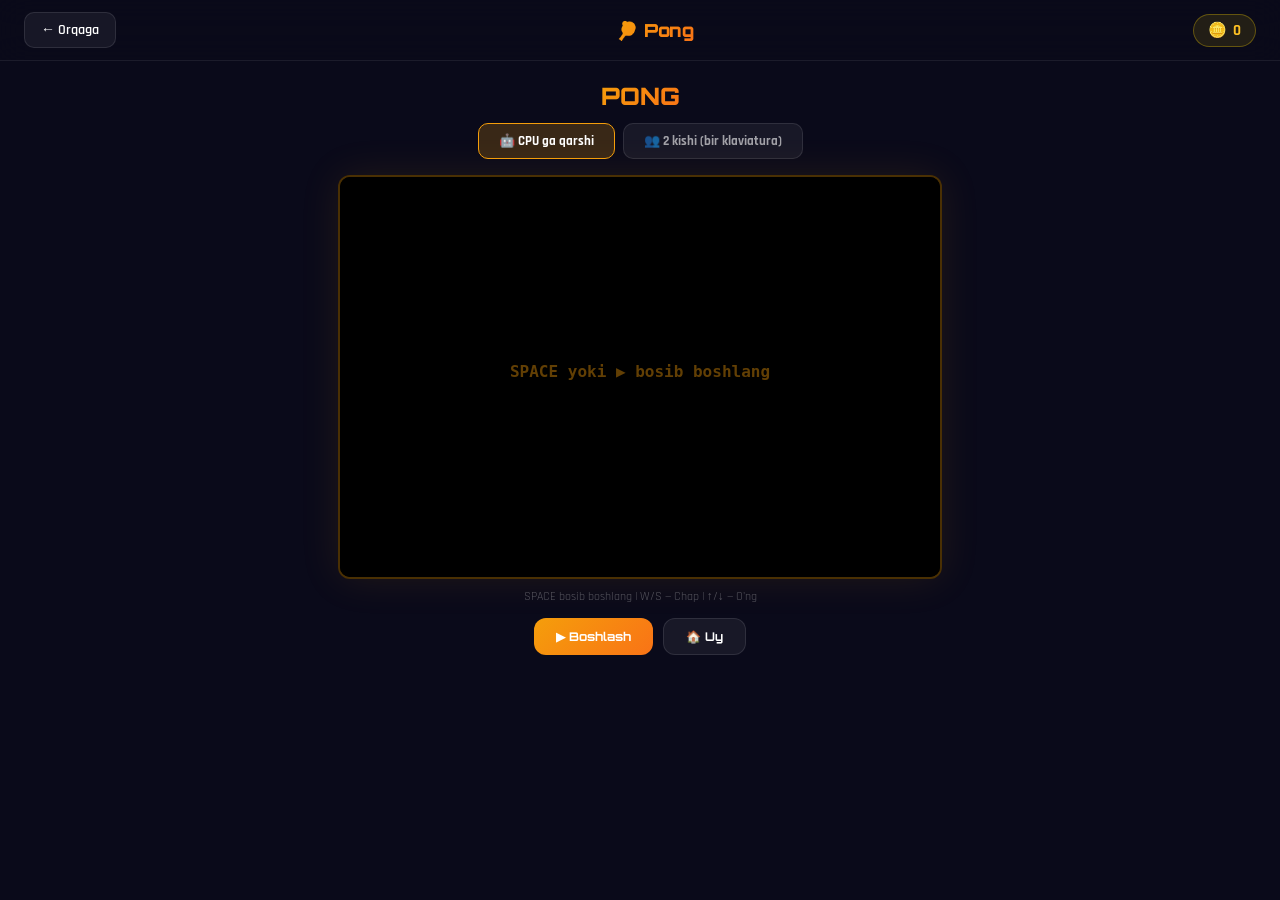
<file: pong.html>
<!DOCTYPE html>
<html lang="uz">
<head>
  <meta charset="UTF-8"/>
  <meta name="viewport" content="width=device-width, initial-scale=1.0"/>
  <title>GameZone - Pong</title>
  <script src="https://cdn.ably.com/lib/ably.min-2.js"></script>
  
  <style>
    *{margin:0;padding:0;box-sizing:border-box;}
    body{background:#0a0a1a;color:#fff;font-family:'Rajdhani',sans-serif;min-height:100vh;display:flex;flex-direction:column;}
    .navbar{display:flex;align-items:center;justify-content:space-between;padding:12px 24px;background:rgba(10,10,26,.9);backdrop-filter:blur(16px);border-bottom:1px solid rgba(255,255,255,.08);}
    .nav-logo{font-family:'Orbitron',sans-serif;font-size:18px;font-weight:900;background:linear-gradient(135deg,#f59e0b,#f97316);-webkit-background-clip:text;-webkit-text-fill-color:transparent;background-clip:text;}
    .back-btn{background:rgba(255,255,255,.06);border:1px solid rgba(255,255,255,.1);color:#fff;padding:8px 16px;border-radius:10px;cursor:pointer;font-family:'Rajdhani',sans-serif;font-size:14px;font-weight:600;}
    .coin-display{display:flex;align-items:center;gap:6px;background:rgba(255,215,0,.1);border:1px solid rgba(255,215,0,.3);border-radius:20px;padding:6px 14px;font-size:15px;font-weight:700;color:#fbbf24;}
    .game-wrap{flex:1;display:flex;flex-direction:column;align-items:center;padding:20px 16px;}
    .game-title{font-family:'Orbitron',sans-serif;font-size:24px;font-weight:900;background:linear-gradient(135deg,#f59e0b,#f97316);-webkit-background-clip:text;-webkit-text-fill-color:transparent;background-clip:text;margin-bottom:12px;}
    .mode-btns{display:flex;gap:8px;margin-bottom:16px;}
    .mode-btn{padding:9px 20px;background:rgba(255,255,255,.06);border:1px solid rgba(255,255,255,.1);border-radius:10px;color:rgba(255,255,255,.6);font-family:'Rajdhani',sans-serif;font-size:13px;font-weight:700;cursor:pointer;transition:.2s;}
    .mode-btn.active{background:rgba(245,158,11,.2);border-color:#f59e0b;color:#fff;}
    canvas{border:2px solid rgba(245,158,11,.3);border-radius:12px;background:#000;box-shadow:0 0 40px rgba(245,158,11,.1);}
    .hint{color:rgba(255,255,255,.3);font-size:12px;margin-top:10px;text-align:center;}
    .controls{display:flex;gap:10px;margin-top:14px;}
    .ctrl-btn{padding:10px 22px;border:none;border-radius:12px;color:#fff;font-family:'Orbitron',sans-serif;font-size:12px;font-weight:700;cursor:pointer;transition:.3s;}
    .btn-play{background:linear-gradient(135deg,#f59e0b,#f97316);}
    .btn-play:hover{transform:translateY(-2px);}
    .btn-back{background:rgba(255,255,255,.06);border:1px solid rgba(255,255,255,.1);}
    /* Mobile controls */
    .mobile-ctrl{display:none;gap:20px;margin-top:14px;}
    .paddle-btns{display:flex;flex-direction:column;gap:6px;align-items:center;}
    .pd-btn{width:56px;height:56px;background:rgba(245,158,11,.15);border:1px solid rgba(245,158,11,.3);border-radius:12px;color:#fff;font-size:24px;cursor:pointer;display:flex;align-items:center;justify-content:center;}
    .pd-btn:active{background:rgba(245,158,11,.35);}
    @media(max-width:600px){.mobile-ctrl{display:flex;}canvas{width:min(380px,95vw);height:auto;}}
    .result-overlay{position:fixed;inset:0;background:rgba(0,0,0,.8);backdrop-filter:blur(10px);display:none;align-items:center;justify-content:center;z-index:200;}
    .result-overlay.show{display:flex;}
    .result-box{background:#13132a;border:1px solid rgba(255,255,255,.12);border-radius:24px;padding:44px 36px;text-align:center;max-width:340px;width:90%;animation:bounceIn .4s ease;}
    @keyframes bounceIn{0%{transform:scale(.7);opacity:0}70%{transform:scale(1.05)}100%{transform:scale(1);opacity:1}}
    .res-emoji{font-size:64px;display:block;margin-bottom:12px;}
    .res-title{font-family:'Orbitron',sans-serif;font-size:20px;font-weight:900;margin-bottom:8px;}
    .res-sub{color:rgba(255,255,255,.5);font-size:14px;margin-bottom:20px;}
    .res-coins{color:#fbbf24;font-size:16px;font-weight:700;margin-bottom:20px;}
    .res-btns{display:flex;gap:10px;justify-content:center;}
    .res-btn{padding:11px 22px;border:none;border-radius:12px;color:#fff;font-family:'Orbitron',sans-serif;font-size:12px;font-weight:700;cursor:pointer;}
    .res-play{background:linear-gradient(135deg,#f59e0b,#f97316);}
    .res-home{background:rgba(255,255,255,.06);border:1px solid rgba(255,255,255,.1);}
  </style>
  <link href="https://fonts.googleapis.com/css2?family=Orbitron:wght@400;700;900&family=Rajdhani:wght@400;600;700&display=swap" rel="stylesheet"/>
</head>
<body>
<nav class="navbar">
  <button class="back-btn" onclick="goHome()">← Orqaga</button>
  <div class="nav-logo">🏓 Pong</div>
  <div class="coin-display">🪙 <span id="nav-coins">0</span></div>
</nav>
<div class="game-wrap">
  <h1 class="game-title">PONG</h1>
  <div class="mode-btns">
    <button class="mode-btn active" id="mode-1p" onclick="setMode('1p',this)">🤖 CPU ga qarshi</button>
    <button class="mode-btn" id="mode-2p" onclick="setMode('2p',this)">👥 2 kishi (bir klaviatura)</button>
  </div>
  <canvas id="canvas" width="600" height="400"></canvas>
  <div class="hint" id="hint">SPACE bosib boshlang | W/S — Chap | ↑/↓ — O'ng</div>
  <div class="controls">
    <button class="ctrl-btn btn-play" onclick="startGame()">▶ Boshlash</button>
    <button class="ctrl-btn btn-back" onclick="goHome()">🏠 Uy</button>
  </div>
  <div class="mobile-ctrl">
    <div class="paddle-btns">
      <div style="font-size:12px;color:rgba(255,255,255,.4);margin-bottom:4px">Chap</div>
      <button class="pd-btn" id="l-up">▲</button>
      <button class="pd-btn" id="l-dn">▼</button>
    </div>
    <div class="paddle-btns">
      <div style="font-size:12px;color:rgba(255,255,255,.4);margin-bottom:4px">O'ng</div>
      <button class="pd-btn" id="r-up">▲</button>
      <button class="pd-btn" id="r-dn">▼</button>
    </div>
  </div>
</div>
<div class="result-overlay" id="result-overlay">
  <div class="result-box">
    <span class="res-emoji" id="res-emoji">🏆</span>
    <div class="res-title" id="res-title"></div>
    <div class="res-sub"   id="res-sub"></div>
    <div class="res-coins" id="res-coins"></div>
    <div class="res-btns">
      <button class="res-btn res-play" onclick="startGame()">🔄 Qayta</button>
      <button class="res-btn res-home" onclick="goHome()">🏠 Uy</button>
    </div>
  </div>
</div>
<script src="firebase.js"></script>
<script src="coins.js"></script>
<script>
const W=600,H=400,PAD_W=12,PAD_H=80,BALL_R=8,WIN_SCORE=7;
let mode='1p', running=false, animId;
let ball,lPad,rPad,lScore,rScore,keys={};

const canvas=document.getElementById('canvas');
const ctx=canvas.getContext('2d');

window.addEventListener('DOMContentLoaded',()=>{
  document.getElementById('nav-coins').textContent=getCurrentUser()?.coins||0;
  drawIdle();
  document.addEventListener('keydown',e=>{keys[e.key]=true; if(e.key===' '){e.preventDefault();if(!running)startGame();}});
  document.addEventListener('keyup', e=>{keys[e.key]=false;});
  // Mobile buttons
  const held={};
  ['l-up','l-dn','r-up','r-dn'].forEach(id=>{
    const btn=document.getElementById(id);
    btn.addEventListener('touchstart',()=>{held[id]=true;},{passive:true});
    btn.addEventListener('touchend',()=>{held[id]=false;});
    btn.addEventListener('mousedown',()=>held[id]=true);
    btn.addEventListener('mouseup',()=>held[id]=false);
  });
  window._mobileHeld=held;
});

function setMode(m,btn){
  mode=m;
  document.querySelectorAll('.mode-btn').forEach(b=>b.classList.remove('active'));
  btn.classList.add('active');
  document.getElementById('hint').textContent=m==='1p'?'SPACE bosib boshlang | W/S — Chap raketa':'SPACE bosib boshlang | W/S — Chap | ↑/↓ — O\'ng';
}

function initState(){
  ball={x:W/2,y:H/2,vx:(Math.random()>.5?1:-1)*4,vy:(Math.random()>.5?1:-1)*3};
  lPad={y:H/2-PAD_H/2,vy:0};
  rPad={y:H/2-PAD_H/2,vy:0};
  lScore=0; rScore=0;
}

function startGame(){
  if(animId) cancelAnimationFrame(animId);
  initState(); running=true;
  document.getElementById('result-overlay').classList.remove('show');
  loop();
}

function loop(){
  update(); draw();
  if(running) animId=requestAnimationFrame(loop);
}

function update(){
  const SPEED=5;
  const held=window._mobileHeld||{};
  // Left paddle
  if(keys['w']||keys['W']||held['l-up']) lPad.y-=SPEED;
  if(keys['s']||keys['S']||held['l-dn']) lPad.y+=SPEED;
  lPad.y=Math.max(0,Math.min(H-PAD_H,lPad.y));
  // Right paddle
  if(mode==='2p'){
    if(keys['ArrowUp']||held['r-up']) rPad.y-=SPEED;
    if(keys['ArrowDown']||held['r-dn']) rPad.y+=SPEED;
  } else {
    // CPU AI
    const center=rPad.y+PAD_H/2;
    if(center<ball.y-10) rPad.y+=Math.min(SPEED*0.85,ball.y-center);
    else if(center>ball.y+10) rPad.y-=Math.min(SPEED*0.85,center-ball.y);
  }
  rPad.y=Math.max(0,Math.min(H-PAD_H,rPad.y));

  // Ball movement
  ball.x+=ball.vx; ball.y+=ball.vy;
  // Top/bottom bounce
  if(ball.y<=BALL_R){ball.y=BALL_R;ball.vy*=-1;}
  if(ball.y>=H-BALL_R){ball.y=H-BALL_R;ball.vy*=-1;}
  // Left paddle collision
  if(ball.x-BALL_R<=PAD_W+10&&ball.y>=lPad.y&&ball.y<=lPad.y+PAD_H&&ball.vx<0){
    ball.vx*=-1.05; ball.vy+=(ball.y-(lPad.y+PAD_H/2))*0.1;
    ball.x=PAD_W+10+BALL_R;
  }
  // Right paddle collision
  if(ball.x+BALL_R>=W-PAD_W-10&&ball.y>=rPad.y&&ball.y<=rPad.y+PAD_H&&ball.vx>0){
    ball.vx*=-1.05; ball.vy+=(ball.y-(rPad.y+PAD_H/2))*0.1;
    ball.x=W-PAD_W-10-BALL_R;
  }
  // Speed cap
  ball.vx=Math.max(-12,Math.min(12,ball.vx));
  ball.vy=Math.max(-10,Math.min(10,ball.vy));
  // Score
  if(ball.x<0){rScore++;resetBall(-1);}
  if(ball.x>W){lScore++;resetBall(1);}
  if(lScore>=WIN_SCORE||rScore>=WIN_SCORE) endGame();
}

function resetBall(dir){
  ball={x:W/2,y:H/2,vx:dir*4,vy:(Math.random()>.5?1:-1)*3};
}

function draw(){
  ctx.fillStyle='#000'; ctx.fillRect(0,0,W,H);
  // Center line
  ctx.setLineDash([10,10]); ctx.strokeStyle='rgba(255,255,255,.15)'; ctx.lineWidth=2;
  ctx.beginPath(); ctx.moveTo(W/2,0); ctx.lineTo(W/2,H); ctx.stroke();
  ctx.setLineDash([]);
  // Scores
  ctx.fillStyle='rgba(255,255,255,.8)';
  ctx.font='bold 36px Orbitron,monospace'; ctx.textAlign='center';
  ctx.fillText(lScore,W/4,50); ctx.fillText(rScore,W*3/4,50);
  // Paddles
  ctx.fillStyle='#f59e0b';
  roundRect(ctx,10,lPad.y,PAD_W,PAD_H,6);
  ctx.fillStyle='#6366f1';
  roundRect(ctx,W-PAD_W-10,rPad.y,PAD_W,PAD_H,6);
  // Ball
  ctx.fillStyle='#fff';
  ctx.shadowColor='#fff'; ctx.shadowBlur=12;
  ctx.beginPath(); ctx.arc(ball.x,ball.y,BALL_R,0,Math.PI*2); ctx.fill();
  ctx.shadowBlur=0;
}

function roundRect(c,x,y,w,h,r){
  c.beginPath(); c.roundRect(x,y,w,h,r); c.fill();
}

function drawIdle(){
  ctx.fillStyle='#000'; ctx.fillRect(0,0,W,H);
  ctx.fillStyle='rgba(245,158,11,.4)';
  ctx.font='bold 16px Orbitron,monospace'; ctx.textAlign='center';
  ctx.fillText('SPACE yoki ▶ bosib boshlang',W/2,H/2);
}

function endGame(){
  running=false; cancelAnimationFrame(animId);
  const playerWon=(mode==='1p'&&lScore>=WIN_SCORE)||(mode==='2p'&&lScore>=WIN_SCORE);
  const pts=playerWon?75:0;
  if(pts>0){addCoins(pts);addResult(true);}else addResult(false);
  document.getElementById('nav-coins').textContent=getCurrentUser()?.coins||0;
  document.getElementById('res-emoji').textContent=playerWon?'🏆':'😢';
  document.getElementById('res-title').textContent=playerWon?'G\'OLIBSIZ!':'Yutqazdingiz';
  document.getElementById('res-sub').textContent=`${lScore} : ${rScore}`;
  document.getElementById('res-coins').textContent=pts>0?`+🪙 ${pts} tanga!`:'';
  document.getElementById('result-overlay').classList.add('show');
}
function goHome(){window.location.href='dashboard.html';}
</script>
</body>
</html>
</file>
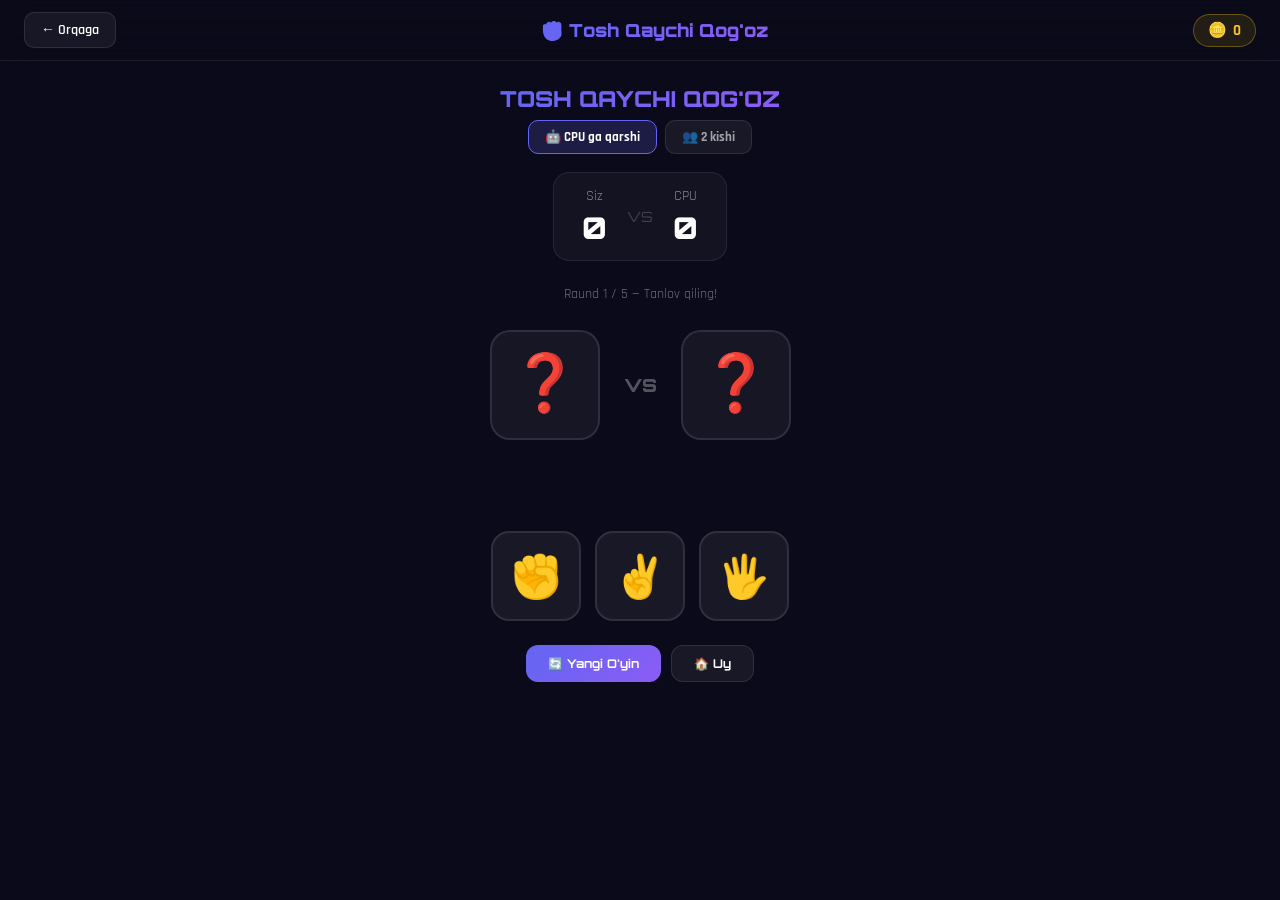
<file: rps.html>
<!DOCTYPE html>
<html lang="uz">
<head>
  <meta charset="UTF-8"/>
  <meta name="viewport" content="width=device-width, initial-scale=1.0"/>
  <title>GameZone - Tosh Qaychi Qog'oz</title>
  <script src="https://cdn.ably.com/lib/ably.min-2.js"></script>
  
  <style>
    *{margin:0;padding:0;box-sizing:border-box;}
    body{background:#0a0a1a;color:#fff;font-family:'Rajdhani',sans-serif;min-height:100vh;display:flex;flex-direction:column;}
    .navbar{display:flex;align-items:center;justify-content:space-between;padding:12px 24px;background:rgba(10,10,26,.9);backdrop-filter:blur(16px);border-bottom:1px solid rgba(255,255,255,.08);}
    .nav-logo{font-family:'Orbitron',sans-serif;font-size:18px;font-weight:900;background:linear-gradient(135deg,#6366f1,#8b5cf6);-webkit-background-clip:text;-webkit-text-fill-color:transparent;background-clip:text;}
    .back-btn{background:rgba(255,255,255,.06);border:1px solid rgba(255,255,255,.1);color:#fff;padding:8px 16px;border-radius:10px;cursor:pointer;font-family:'Rajdhani',sans-serif;font-size:14px;font-weight:600;}
    .coin-display{display:flex;align-items:center;gap:6px;background:rgba(255,215,0,.1);border:1px solid rgba(255,215,0,.3);border-radius:20px;padding:6px 14px;font-size:15px;font-weight:700;color:#fbbf24;}
    .game-wrap{flex:1;display:flex;flex-direction:column;align-items:center;padding:24px 16px;}
    .game-title{font-family:'Orbitron',sans-serif;font-size:22px;font-weight:900;background:linear-gradient(135deg,#6366f1,#8b5cf6);-webkit-background-clip:text;-webkit-text-fill-color:transparent;background-clip:text;margin-bottom:8px;text-align:center;}
    /* Score */
    .score-bar{display:flex;align-items:center;gap:20px;margin-bottom:24px;background:rgba(255,255,255,.04);border:1px solid rgba(255,255,255,.08);border-radius:16px;padding:14px 28px;}
    .sc-card{text-align:center;flex:1;}
    .sc-name{font-size:14px;color:rgba(255,255,255,.5);margin-bottom:4px;}
    .sc-pts{font-family:'Orbitron',sans-serif;font-size:30px;font-weight:900;}
    .sc-div{font-family:'Orbitron',sans-serif;font-size:14px;color:rgba(255,255,255,.2);}
    /* Arena */
    .arena{display:flex;align-items:center;justify-content:center;gap:24px;margin-bottom:24px;min-height:140px;}
    .choice-display{width:110px;height:110px;background:rgba(255,255,255,.05);border:2px solid rgba(255,255,255,.1);border-radius:20px;display:flex;align-items:center;justify-content:center;font-size:56px;transition:all .3s;}
    .choice-display.win{border-color:#10b981;background:rgba(16,185,129,.15);box-shadow:0 0 24px rgba(16,185,129,.3);}
    .choice-display.lose{border-color:#ef4444;background:rgba(239,68,68,.1);}
    .choice-display.draw{border-color:#f59e0b;background:rgba(245,158,11,.1);}
    .vs-txt{font-family:'Orbitron',sans-serif;font-size:18px;font-weight:900;color:rgba(255,255,255,.3);}
    /* Result text */
    .round-result{font-family:'Orbitron',sans-serif;font-size:20px;font-weight:900;text-align:center;min-height:32px;margin-bottom:20px;}
    /* Choices */
    .choices{display:flex;gap:14px;margin-bottom:24px;}
    .choice-btn{width:90px;height:90px;background:rgba(255,255,255,.06);border:2px solid rgba(255,255,255,.1);border-radius:18px;font-size:42px;cursor:pointer;transition:all .25s;display:flex;align-items:center;justify-content:center;}
    .choice-btn:hover{transform:translateY(-6px) scale(1.1);background:rgba(99,102,241,.2);border-color:#6366f1;box-shadow:0 12px 32px rgba(99,102,241,.3);}
    .choice-btn:active{transform:scale(.95);}
    /* Round info */
    .round-info{font-size:14px;color:rgba(255,255,255,.4);margin-bottom:12px;}
    /* Mode */
    .mode-btns{display:flex;gap:8px;margin-bottom:18px;}
    .mode-btn{padding:8px 16px;background:rgba(255,255,255,.06);border:1px solid rgba(255,255,255,.1);border-radius:10px;color:rgba(255,255,255,.6);font-family:'Rajdhani',sans-serif;font-size:13px;font-weight:700;cursor:pointer;transition:.2s;}
    .mode-btn.active{background:rgba(99,102,241,.2);border-color:#6366f1;color:#fff;}
    .controls{display:flex;gap:10px;}
    .ctrl-btn{padding:10px 22px;border:none;border-radius:12px;color:#fff;font-family:'Orbitron',sans-serif;font-size:12px;font-weight:700;cursor:pointer;transition:.3s;}
    .btn-play{background:linear-gradient(135deg,#6366f1,#8b5cf6);}
    .btn-back{background:rgba(255,255,255,.06);border:1px solid rgba(255,255,255,.1);}
    .result-overlay{position:fixed;inset:0;background:rgba(0,0,0,.8);backdrop-filter:blur(10px);display:none;align-items:center;justify-content:center;z-index:200;}
    .result-overlay.show{display:flex;}
    .result-box{background:#13132a;border:1px solid rgba(255,255,255,.12);border-radius:24px;padding:44px 36px;text-align:center;max-width:340px;width:90%;animation:bounceIn .4s ease;}
    @keyframes bounceIn{0%{transform:scale(.7);opacity:0}70%{transform:scale(1.05)}100%{transform:scale(1);opacity:1}}
    .res-emoji{font-size:64px;display:block;margin-bottom:12px;}
    .res-title{font-family:'Orbitron',sans-serif;font-size:20px;font-weight:900;margin-bottom:8px;}
    .res-sub{color:rgba(255,255,255,.5);font-size:14px;margin-bottom:20px;}
    .res-coins{color:#fbbf24;font-size:16px;font-weight:700;margin-bottom:20px;}
    .res-btns{display:flex;gap:10px;justify-content:center;}
    .res-btn{padding:11px 22px;border:none;border-radius:12px;color:#fff;font-family:'Orbitron',sans-serif;font-size:12px;font-weight:700;cursor:pointer;}
    .res-play{background:linear-gradient(135deg,#6366f1,#8b5cf6);}
    .res-home{background:rgba(255,255,255,.06);border:1px solid rgba(255,255,255,.1);}
  </style>
  <link href="https://fonts.googleapis.com/css2?family=Orbitron:wght@400;700;900&family=Rajdhani:wght@400;600;700&display=swap" rel="stylesheet"/>
</head>
<body>
<nav class="navbar">
  <button class="back-btn" onclick="goHome()">← Orqaga</button>
  <div class="nav-logo">✊ Tosh Qaychi Qog'oz</div>
  <div class="coin-display">🪙 <span id="nav-coins">0</span></div>
</nav>
<div class="game-wrap">
  <h1 class="game-title">TOSH QAYCHI QOG'OZ</h1>
  <div class="mode-btns">
    <button class="mode-btn active" onclick="setMode('cpu',this)">🤖 CPU ga qarshi</button>
    <button class="mode-btn" onclick="setMode('2p',this)">👥 2 kishi</button>
  </div>
  <div class="score-bar">
    <div class="sc-card"><div class="sc-name" id="p1-name">Siz</div><div class="sc-pts" id="p1-score">0</div></div>
    <div class="sc-div">VS</div>
    <div class="sc-card"><div class="sc-name" id="p2-name">CPU</div><div class="sc-pts" id="p2-score">0</div></div>
  </div>
  <div class="round-info" id="round-info">Raund 1 / 5 — Tanlov qiling!</div>
  <div class="arena">
    <div class="choice-display" id="p1-choice">❓</div>
    <div class="vs-txt">VS</div>
    <div class="choice-display" id="p2-choice">❓</div>
  </div>
  <div class="round-result" id="round-result"></div>
  <!-- 2P turn indicator -->
  <div id="turn-indicator" style="display:none;font-size:14px;color:#a78bfa;margin-bottom:10px;text-align:center;font-weight:700;"></div>
  <div class="choices" id="choices">
    <button class="choice-btn" onclick="pick('✊')">✊</button>
    <button class="choice-btn" onclick="pick('✌️')">✌️</button>
    <button class="choice-btn" onclick="pick('🖐️')">🖐️</button>
  </div>
  <div class="controls">
    <button class="ctrl-btn btn-play" onclick="startGame()">🔄 Yangi O'yin</button>
    <button class="ctrl-btn btn-back" onclick="goHome()">🏠 Uy</button>
  </div>
</div>
<div class="result-overlay" id="result-overlay">
  <div class="result-box">
    <span class="res-emoji" id="res-emoji">🏆</span>
    <div class="res-title" id="res-title"></div>
    <div class="res-sub"   id="res-sub"></div>
    <div class="res-coins" id="res-coins"></div>
    <div class="res-btns">
      <button class="res-btn res-play" onclick="startGame()">🔄 Qayta</button>
      <button class="res-btn res-home" onclick="goHome()">🏠 Uy</button>
    </div>
  </div>
</div>
<script src="firebase.js"></script>
<script src="coins.js"></script>
<script>
const CHOICES=['✊','✌️','🖐️'];
// ✊ beats ✌️, ✌️ beats 🖐️, 🖐️ beats ✊
const BEATS={
  '✊':{'✌️':true,'🖐️':false,'✊':null},
  '✌️':{'🖐️':true,'✊':false,'✌️':null},
  '🖐️':{'✊':true,'✌️':false,'🖐️':null},
};
const MAX_ROUNDS=5;
let mode='cpu', p1Score=0, p2Score=0, round=1, p1Pick=null, p2Pick=null, waiting2P=false;

window.addEventListener('DOMContentLoaded',()=>{
  document.getElementById('nav-coins').textContent=getCurrentUser()?.coins||0;
  startGame();
});

function setMode(m,btn){
  mode=m;
  document.querySelectorAll('.mode-btn').forEach(b=>b.classList.remove('active'));
  btn.classList.add('active');
  document.getElementById('p2-name').textContent=m==='cpu'?'CPU':'O\'yinchi 2';
  startGame();
}

function startGame(){
  p1Score=0; p2Score=0; round=1; p1Pick=null; p2Pick=null; waiting2P=false;
  document.getElementById('p1-score').textContent='0';
  document.getElementById('p2-score').textContent='0';
  document.getElementById('p1-choice').textContent='❓';
  document.getElementById('p2-choice').textContent='❓';
  document.getElementById('p1-choice').className='choice-display';
  document.getElementById('p2-choice').className='choice-display';
  document.getElementById('round-result').textContent='';
  document.getElementById('result-overlay').classList.remove('show');
  document.getElementById('choices').style.display='flex';
  updateRoundInfo();
  if(mode==='2p'){
    document.getElementById('turn-indicator').style.display='block';
    document.getElementById('turn-indicator').textContent='✊ O\'yinchi 1 navbati';
    document.getElementById('p1-name').textContent='O\'yinchi 1';
  } else {
    document.getElementById('turn-indicator').style.display='none';
    document.getElementById('p1-name').textContent=getCurrentUser()?.username||'Siz';
  }
}

function updateRoundInfo(){
  document.getElementById('round-info').textContent=`Raund ${round} / ${MAX_ROUNDS} — Tanlov qiling!`;
}

function pick(choice){
  if(mode==='cpu'){
    p1Pick=choice;
    const cpu=CHOICES[Math.floor(Math.random()*3)];
    playRound(choice,cpu);
  } else {
    // 2 player turn-based
    if(!waiting2P){
      p1Pick=choice;
      waiting2P=true;
      document.getElementById('p1-choice').textContent='🫱';
      document.getElementById('turn-indicator').textContent='✊ O\'yinchi 2 navbati';
    } else {
      p2Pick=choice;
      waiting2P=false;
      playRound(p1Pick,p2Pick);
    }
  }
}

function playRound(c1,c2){
  document.getElementById('choices').style.display='none';
  // Animate reveal
  let count=0;
  const emoji=['✊','✌️','🖐️'];
  const intv=setInterval(()=>{
    document.getElementById('p1-choice').textContent=emoji[count%3];
    document.getElementById('p2-choice').textContent=emoji[(count+1)%3];
    count++;
    if(count>6){clearInterval(intv);reveal(c1,c2);}
  },100);
}

function reveal(c1,c2){
  document.getElementById('p1-choice').textContent=c1;
  document.getElementById('p2-choice').textContent=c2;
  const result=BEATS[c1][c2];
  let msg='',cls1='',cls2='';
  const name1=mode==='cpu'?(getCurrentUser()?.username||'Siz'):'O\'yinchi 1';
  const name2=mode==='cpu'?'CPU':'O\'yinchi 2';
  if(result===null){msg='🤝 Durang!';cls1=cls2='draw';}
  else if(result){p1Score++;msg=`✅ ${name1} yutdi!`;cls1='win';cls2='lose';}
  else{p2Score++;msg=`✅ ${name2} yutdi!`;cls1='lose';cls2='win';}
  document.getElementById('p1-choice').className='choice-display '+cls1;
  document.getElementById('p2-choice').className='choice-display '+cls2;
  document.getElementById('p1-score').textContent=p1Score;
  document.getElementById('p2-score').textContent=p2Score;
  document.getElementById('round-result').textContent=msg;
  document.getElementById('round-result').style.color=result===null?'#f59e0b':result?'#10b981':'#ef4444';

  round++;
  if(round>MAX_ROUNDS||p1Score>MAX_ROUNDS/2||p2Score>MAX_ROUNDS/2){
    setTimeout(endGame,1000);
  } else {
    setTimeout(()=>{
      document.getElementById('p1-choice').textContent='❓';
      document.getElementById('p2-choice').textContent='❓';
      document.getElementById('p1-choice').className='choice-display';
      document.getElementById('p2-choice').className='choice-display';
      document.getElementById('round-result').textContent='';
      document.getElementById('choices').style.display='flex';
      p1Pick=null; p2Pick=null; waiting2P=false;
      updateRoundInfo();
      if(mode==='2p') document.getElementById('turn-indicator').textContent='✊ O\'yinchi 1 navbati';
    },1200);
  }
}

function endGame(){
  const myWin=p1Score>p2Score;
  const pts=myWin?60:0;
  if(pts>0){addCoins(pts);addResult(true);}else if(p1Score<p2Score)addResult(false);
  document.getElementById('nav-coins').textContent=getCurrentUser()?.coins||0;
  document.getElementById('res-emoji').textContent=myWin?'🏆':p1Score===p2Score?'🤝':'😢';
  document.getElementById('res-title').textContent=myWin?'G\'OLIBSIZ!':p1Score===p2Score?'Durang!':'Yutqazdingiz';
  document.getElementById('res-sub').textContent=`${p1Score} : ${p2Score}`;
  document.getElementById('res-coins').textContent=pts>0?`+🪙 ${pts} tanga!`:'';
  document.getElementById('result-overlay').classList.add('show');
}
function goHome(){window.location.href='dashboard.html';}
</script>
</body>
</html>
</file>
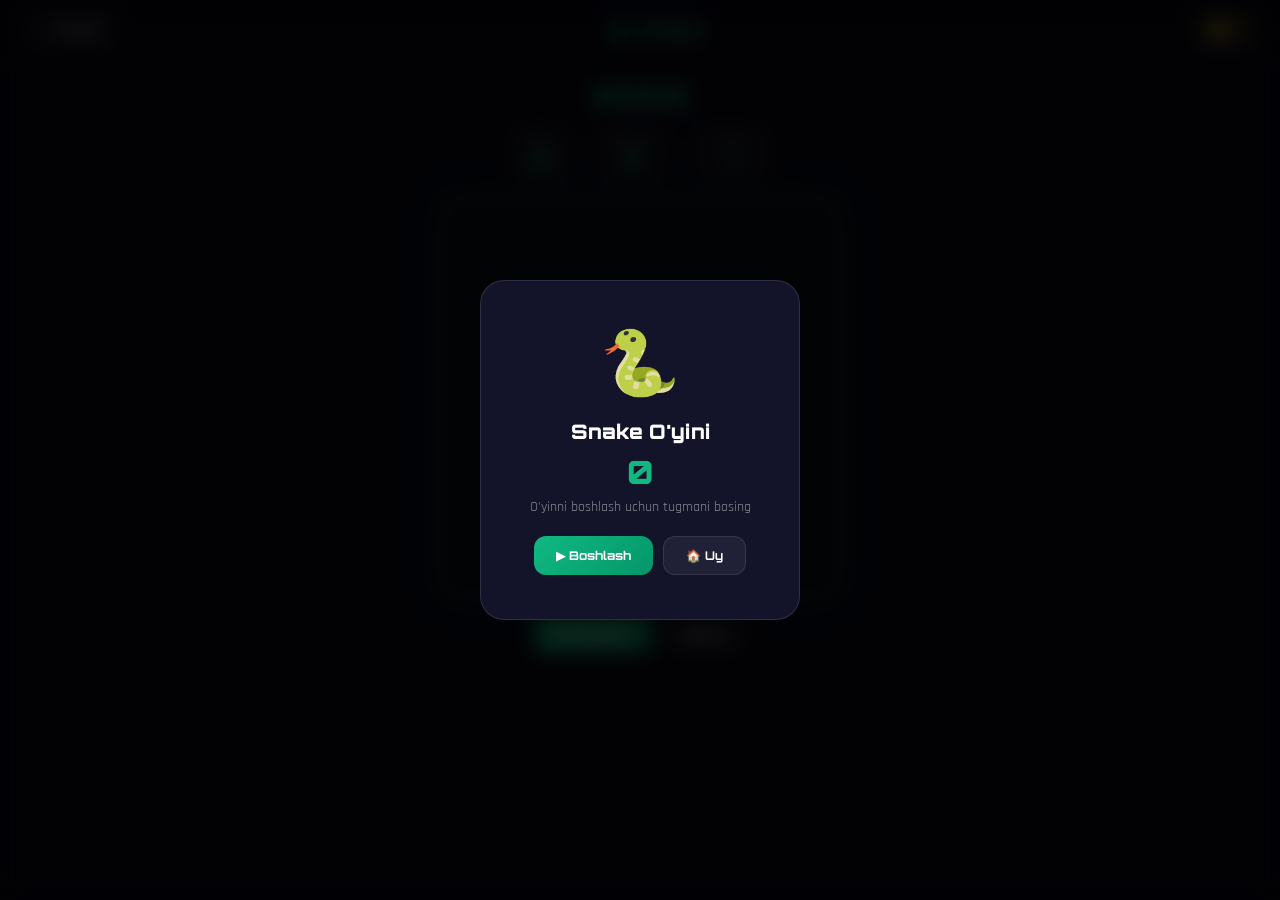
<file: snake.html>
<!DOCTYPE html>
<html lang="uz">
<head>
  <meta charset="UTF-8"/>
  <meta name="viewport" content="width=device-width, initial-scale=1.0"/>
  <title>GameZone - Snake</title>
  
  <style>
    *{margin:0;padding:0;box-sizing:border-box;}
    body{background:#0a0a1a;color:#fff;font-family:'Rajdhani',sans-serif;min-height:100vh;display:flex;flex-direction:column;}
    .navbar{display:flex;align-items:center;justify-content:space-between;padding:12px 24px;background:rgba(10,10,26,.9);backdrop-filter:blur(16px);border-bottom:1px solid rgba(255,255,255,.08);}
    .nav-logo{font-family:'Orbitron',sans-serif;font-size:18px;font-weight:900;background:linear-gradient(135deg,#10b981,#34d399);-webkit-background-clip:text;-webkit-text-fill-color:transparent;background-clip:text;}
    .back-btn{background:rgba(255,255,255,.06);border:1px solid rgba(255,255,255,.1);color:#fff;padding:8px 16px;border-radius:10px;cursor:pointer;font-family:'Rajdhani',sans-serif;font-size:14px;font-weight:600;}
    .coin-display{display:flex;align-items:center;gap:6px;background:rgba(255,215,0,.1);border:1px solid rgba(255,215,0,.3);border-radius:20px;padding:6px 14px;font-size:15px;font-weight:700;color:#fbbf24;}
    .game-wrap{flex:1;display:flex;flex-direction:column;align-items:center;padding:20px 16px;}
    .game-title{font-family:'Orbitron',sans-serif;font-size:24px;font-weight:900;background:linear-gradient(135deg,#10b981,#34d399);-webkit-background-clip:text;-webkit-text-fill-color:transparent;background-clip:text;margin-bottom:12px;}
    .stats-bar{display:flex;gap:20px;margin-bottom:16px;}
    .stat{background:rgba(255,255,255,.05);border:1px solid rgba(255,255,255,.08);border-radius:12px;padding:8px 18px;text-align:center;}
    .stat-label{font-size:11px;color:rgba(255,255,255,.4);text-transform:uppercase;letter-spacing:1px;}
    .stat-val{font-family:'Orbitron',sans-serif;font-size:20px;font-weight:900;color:#10b981;}
    canvas{border:2px solid rgba(16,185,129,.3);border-radius:12px;background:#0d1117;box-shadow:0 0 40px rgba(16,185,129,.1);}
    .controls{display:flex;gap:10px;margin-top:16px;flex-wrap:wrap;justify-content:center;}
    .ctrl-btn{padding:10px 22px;border:none;border-radius:12px;color:#fff;font-family:'Orbitron',sans-serif;font-size:12px;font-weight:700;cursor:pointer;transition:.3s;}
    .btn-play{background:linear-gradient(135deg,#10b981,#059669);}
    .btn-play:hover{transform:translateY(-2px);}
    .btn-back{background:rgba(255,255,255,.06);border:1px solid rgba(255,255,255,.1);}
    /* D-pad for mobile */
    .dpad{display:none;flex-direction:column;align-items:center;gap:4px;margin-top:14px;}
    .dpad-row{display:flex;gap:4px;}
    .dpad-btn{width:52px;height:52px;background:rgba(255,255,255,.08);border:1px solid rgba(255,255,255,.15);border-radius:10px;color:#fff;font-size:22px;cursor:pointer;display:flex;align-items:center;justify-content:center;}
    .dpad-btn:active{background:rgba(16,185,129,.3);}
    @media(max-width:600px){.dpad{display:flex;}canvas{width:min(340px,90vw);height:min(340px,90vw);}}
    /* Overlay */
    .overlay{position:fixed;inset:0;background:rgba(0,0,0,.8);backdrop-filter:blur(10px);display:flex;align-items:center;justify-content:center;z-index:200;}
    .overlay-box{background:#13132a;border:1px solid rgba(255,255,255,.12);border-radius:24px;padding:44px 36px;text-align:center;max-width:320px;width:90%;animation:bounceIn .4s ease;}
    @keyframes bounceIn{0%{transform:scale(.7);opacity:0}70%{transform:scale(1.05)}100%{transform:scale(1);opacity:1}}
    .ov-emoji{font-size:64px;display:block;margin-bottom:12px;}
    .ov-title{font-family:'Orbitron',sans-serif;font-size:20px;font-weight:900;margin-bottom:8px;}
    .ov-score{font-family:'Orbitron',sans-serif;font-size:32px;font-weight:900;color:#10b981;margin-bottom:6px;}
    .ov-sub{color:rgba(255,255,255,.5);font-size:14px;margin-bottom:6px;}
    .ov-coins{color:#fbbf24;font-size:16px;font-weight:700;margin-bottom:20px;}
    .ov-btns{display:flex;gap:10px;justify-content:center;}
    .ov-btn{padding:11px 22px;border:none;border-radius:12px;color:#fff;font-family:'Orbitron',sans-serif;font-size:12px;font-weight:700;cursor:pointer;transition:.3s;}
    .ov-play{background:linear-gradient(135deg,#10b981,#059669);}
    .ov-home{background:rgba(255,255,255,.06);border:1px solid rgba(255,255,255,.1);}
  </style>
  <link href="https://fonts.googleapis.com/css2?family=Orbitron:wght@400;700;900&family=Rajdhani:wght@400;600;700&display=swap" rel="stylesheet"/>
</head>
<body>
<nav class="navbar">
  <button class="back-btn" onclick="goHome()">← Orqaga</button>
  <div class="nav-logo">🐍 Snake</div>
  <div class="coin-display">🪙 <span id="nav-coins">0</span></div>
</nav>
<div class="game-wrap">
  <h1 class="game-title">SNAKE</h1>
  <div class="stats-bar">
    <div class="stat"><div class="stat-label">Ball</div><div class="stat-val" id="score">0</div></div>
    <div class="stat"><div class="stat-label">Rekord</div><div class="stat-val" id="best">0</div></div>
    <div class="stat"><div class="stat-label">Daraja</div><div class="stat-val" id="level">1</div></div>
  </div>
  <canvas id="canvas" width="400" height="400"></canvas>
  <div class="controls">
    <button class="ctrl-btn btn-play" id="start-btn" onclick="startGame()">▶ Boshlash</button>
    <button class="ctrl-btn btn-back" onclick="goHome()">🏠 Uy</button>
  </div>
  <div class="dpad">
    <div class="dpad-row"><button class="dpad-btn" onclick="setDir(0,-1)">▲</button></div>
    <div class="dpad-row">
      <button class="dpad-btn" onclick="setDir(-1,0)">◀</button>
      <button class="dpad-btn" style="opacity:.3;cursor:default">●</button>
      <button class="dpad-btn" onclick="setDir(1,0)">▶</button>
    </div>
    <div class="dpad-row"><button class="dpad-btn" onclick="setDir(0,1)">▼</button></div>
  </div>
</div>
<!-- Overlay -->
<div class="overlay" id="overlay">
  <div class="overlay-box">
    <span class="ov-emoji" id="ov-emoji">🐍</span>
    <div class="ov-title" id="ov-title">Snake O'yini</div>
    <div class="ov-score" id="ov-score">0</div>
    <div class="ov-sub" id="ov-sub">O'yinni boshlash uchun tugmani bosing</div>
    <div class="ov-coins" id="ov-coins"></div>
    <div class="ov-btns">
      <button class="ov-btn ov-play" onclick="startGame()">▶ Boshlash</button>
      <button class="ov-btn ov-home" onclick="goHome()">🏠 Uy</button>
    </div>
  </div>
</div>
<script src="firebase.js"></script>
<script src="coins.js"></script>
<script>
const COLS=20,ROWS=20,CELL=20;
let snake,dir,nextDir,food,score,level,gameLoop,running=false;
let best=parseInt(localStorage.getItem('gz_snake_best')||'0');

const canvas=document.getElementById('canvas');
const ctx=canvas.getContext('2d');

window.addEventListener('DOMContentLoaded',()=>{
  document.getElementById('nav-coins').textContent=getCurrentUser()?.coins||0;
  document.getElementById('best').textContent=best;
  drawIdle();
  document.addEventListener('keydown',e=>{
    const map={ArrowUp:[0,-1],ArrowDown:[0,1],ArrowLeft:[-1,0],ArrowRight:[1,0]};
    if(map[e.key]){e.preventDefault();const d=map[e.key];setDir(d[0],d[1]);}
    if(e.key===' '&&!running) startGame();
  });
});

function setDir(x,y){
  if(!running) return;
  if(x===dir[0]*-1&&y===dir[1]*-1) return; // reverse
  nextDir=[x,y];
}

function startGame(){
  document.getElementById('overlay').style.display='none';
  snake=[[10,10],[9,10],[8,10]];
  dir=[1,0]; nextDir=[1,0];
  score=0; level=1;
  spawnFood();
  updateStats();
  running=true;
  clearInterval(gameLoop);
  gameLoop=setInterval(tick,150);
}

function tick(){
  dir=nextDir;
  const head=[snake[0][0]+dir[0],snake[0][1]+dir[1]];
  // wall collision
  if(head[0]<0||head[0]>=COLS||head[1]<0||head[1]>=ROWS){endGame();return;}
  // self collision
  if(snake.some(s=>s[0]===head[0]&&s[1]===head[1])){endGame();return;}
  snake.unshift(head);
  if(head[0]===food[0]&&head[1]===food[1]){
    score+=10*level;
    if(score%(50*level)===0){level++;clearInterval(gameLoop);gameLoop=setInterval(tick,Math.max(60,150-level*15));}
    spawnFood();
  } else { snake.pop(); }
  updateStats(); draw();
}

function spawnFood(){
  do{ food=[Math.floor(Math.random()*COLS),Math.floor(Math.random()*ROWS)];
  }while(snake.some(s=>s[0]===food[0]&&s[1]===food[1]));
}

function draw(){
  ctx.fillStyle='#0d1117'; ctx.fillRect(0,0,canvas.width,canvas.height);
  // grid dots
  ctx.fillStyle='rgba(255,255,255,.03)';
  for(let x=0;x<COLS;x++) for(let y=0;y<ROWS;y++) ctx.fillRect(x*CELL+9,y*CELL+9,2,2);
  // food
  ctx.fillStyle='#ef4444';
  ctx.beginPath(); ctx.arc(food[0]*CELL+CELL/2,food[1]*CELL+CELL/2,CELL/2-2,0,Math.PI*2); ctx.fill();
  ctx.fillStyle='rgba(255,255,255,.8)';
  ctx.beginPath(); ctx.arc(food[0]*CELL+CELL/2-3,food[1]*CELL+CELL/2-3,3,0,Math.PI*2); ctx.fill();
  // snake
  snake.forEach((s,i)=>{
    const ratio=1-i/snake.length;
    ctx.fillStyle=`rgba(16,185,129,${0.4+ratio*0.6})`;
    const pad=i===0?1:2;
    ctx.beginPath();
    ctx.roundRect(s[0]*CELL+pad,s[1]*CELL+pad,CELL-pad*2,CELL-pad*2,i===0?6:4);
    ctx.fill();
  });
  // eyes on head
  if(snake.length){
    const hx=snake[0][0]*CELL,hy=snake[0][1]*CELL;
    ctx.fillStyle='#fff';
    ctx.beginPath();ctx.arc(hx+6,hy+6,3,0,Math.PI*2);ctx.fill();
    ctx.beginPath();ctx.arc(hx+14,hy+6,3,0,Math.PI*2);ctx.fill();
    ctx.fillStyle='#000';
    ctx.beginPath();ctx.arc(hx+7,hy+7,1.5,0,Math.PI*2);ctx.fill();
    ctx.beginPath();ctx.arc(hx+15,hy+7,1.5,0,Math.PI*2);ctx.fill();
  }
}

function drawIdle(){
  ctx.fillStyle='#0d1117'; ctx.fillRect(0,0,canvas.width,canvas.height);
  ctx.fillStyle='rgba(16,185,129,.3)';
  ctx.font='bold 18px Orbitron,monospace';
  ctx.textAlign='center';
  ctx.fillText('SPACE yoki ▶ bosing',canvas.width/2,canvas.height/2);
}

function updateStats(){
  document.getElementById('score').textContent=score;
  document.getElementById('level').textContent=level;
  if(score>best){best=score;localStorage.setItem('gz_snake_best',best);document.getElementById('best').textContent=best;}
}

function endGame(){
  clearInterval(gameLoop); running=false;
  const pts=Math.floor(score/5);
  if(pts>0){addCoins(pts);}
  addResult(score>50);
  document.getElementById('nav-coins').textContent=getCurrentUser()?.coins||0;
  document.getElementById('ov-emoji').textContent=score>50?'🏆':'😢';
  document.getElementById('ov-title').textContent=score>50?'Zo\'r natija!':'O\'yin tugadi';
  document.getElementById('ov-score').textContent=score;
  document.getElementById('ov-sub').textContent=`Uzunlik: ${snake.length} | Daraja: ${level}`;
  document.getElementById('ov-coins').textContent=pts>0?`+🪙 ${pts} tanga!`:'';
  document.getElementById('overlay').style.display='flex';
}
function goHome(){window.location.href='dashboard.html';}
</script>
</body>
</html>
</file>
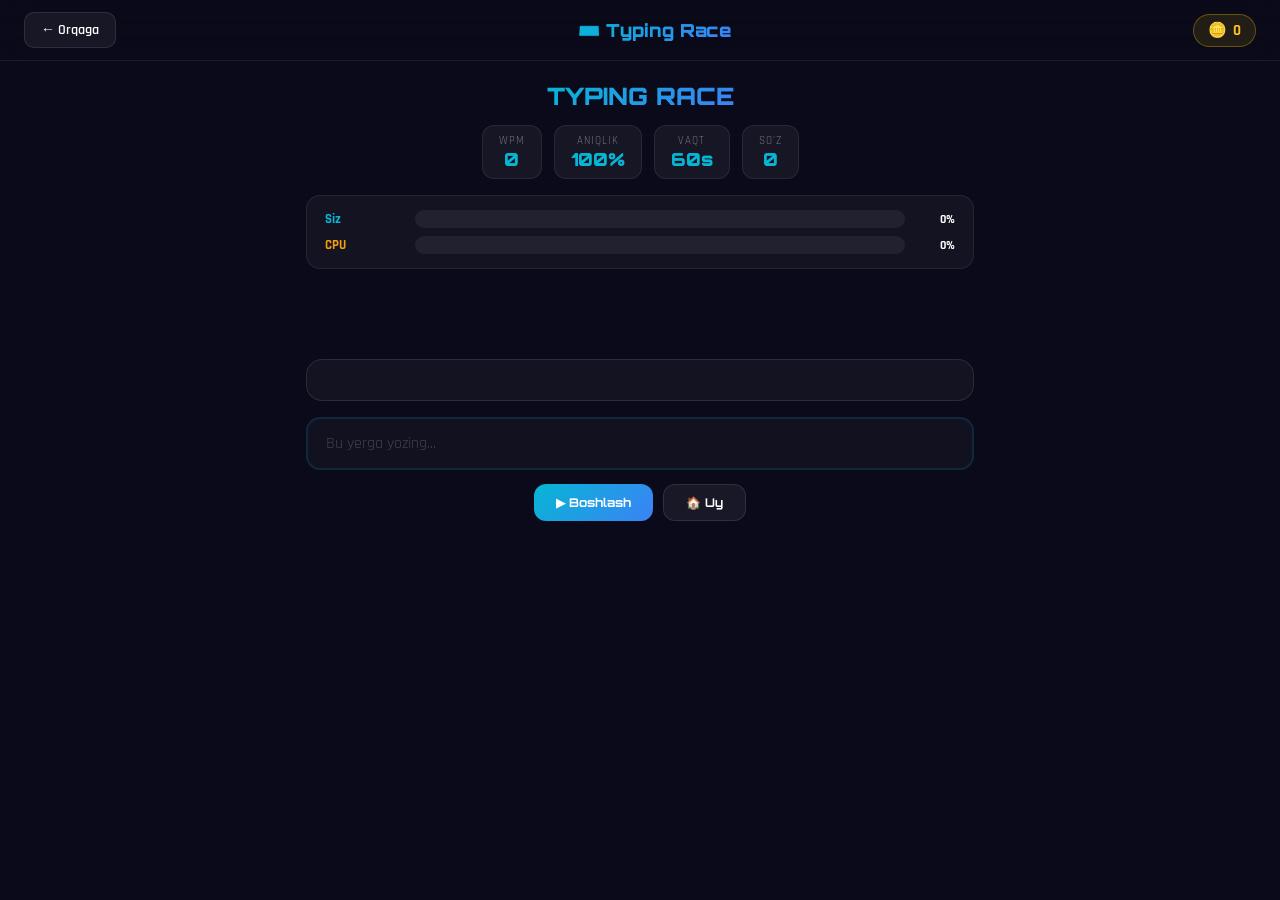
<file: typing_race.html>
<!DOCTYPE html>
<html lang="uz">
<head>
  <meta charset="UTF-8"/>
  <meta name="viewport" content="width=device-width, initial-scale=1.0"/>
  <title>GameZone - Typing Race</title>
  <script src="https://cdn.ably.com/lib/ably.min-2.js"></script>
  
  <style>
    *{margin:0;padding:0;box-sizing:border-box;}
    body{background:#0a0a1a;color:#fff;font-family:'Rajdhani',sans-serif;min-height:100vh;display:flex;flex-direction:column;}
    .navbar{display:flex;align-items:center;justify-content:space-between;padding:12px 24px;background:rgba(10,10,26,.9);backdrop-filter:blur(16px);border-bottom:1px solid rgba(255,255,255,.08);}
    .nav-logo{font-family:'Orbitron',sans-serif;font-size:18px;font-weight:900;background:linear-gradient(135deg,#06b6d4,#3b82f6);-webkit-background-clip:text;-webkit-text-fill-color:transparent;background-clip:text;}
    .back-btn{background:rgba(255,255,255,.06);border:1px solid rgba(255,255,255,.1);color:#fff;padding:8px 16px;border-radius:10px;cursor:pointer;font-family:'Rajdhani',sans-serif;font-size:14px;font-weight:600;}
    .coin-display{display:flex;align-items:center;gap:6px;background:rgba(255,215,0,.1);border:1px solid rgba(255,215,0,.3);border-radius:20px;padding:6px 14px;font-size:15px;font-weight:700;color:#fbbf24;}
    .game-wrap{flex:1;display:flex;flex-direction:column;align-items:center;padding:20px 16px;max-width:700px;margin:0 auto;width:100%;}
    .game-title{font-family:'Orbitron',sans-serif;font-size:24px;font-weight:900;background:linear-gradient(135deg,#06b6d4,#3b82f6);-webkit-background-clip:text;-webkit-text-fill-color:transparent;background-clip:text;margin-bottom:14px;}
    /* Stats */
    .stats-bar{display:flex;gap:12px;margin-bottom:16px;flex-wrap:wrap;justify-content:center;}
    .stat{background:rgba(255,255,255,.05);border:1px solid rgba(255,255,255,.08);border-radius:12px;padding:8px 16px;text-align:center;}
    .stat-label{font-size:11px;color:rgba(255,255,255,.4);text-transform:uppercase;letter-spacing:1px;}
    .stat-val{font-family:'Orbitron',sans-serif;font-size:18px;font-weight:900;color:#06b6d4;}
    /* Race track (progress bars) */
    .race-track{width:100%;background:rgba(255,255,255,.04);border:1px solid rgba(255,255,255,.08);border-radius:14px;padding:14px 18px;margin-bottom:16px;}
    .racer{display:flex;align-items:center;gap:10px;margin-bottom:8px;}
    .racer:last-child{margin-bottom:0;}
    .racer-name{font-size:13px;font-weight:700;width:80px;flex-shrink:0;}
    .racer-bar{flex:1;height:18px;background:rgba(255,255,255,.06);border-radius:10px;overflow:hidden;}
    .racer-fill{height:100%;border-radius:10px;transition:width .2s ease;}
    .racer-pct{font-size:12px;font-weight:700;width:40px;text-align:right;flex-shrink:0;}
    /* Text display */
    .text-display{width:100%;background:rgba(255,255,255,.04);border:1px solid rgba(255,255,255,.1);border-radius:16px;padding:20px;font-size:clamp(15px,3vw,18px);line-height:1.8;margin-bottom:16px;letter-spacing:.5px;}
    .char{transition:background .1s;}
    .char.correct{color:#10b981;}
    .char.wrong{color:#ef4444;background:rgba(239,68,68,.2);border-radius:3px;}
    .char.cursor{border-bottom:3px solid #06b6d4;animation:blink .8s infinite;}
    @keyframes blink{0%,100%{opacity:1}50%{opacity:0}}
    /* Input */
    .type-input{width:100%;padding:14px 18px;background:rgba(255,255,255,.06);border:2px solid rgba(6,182,212,.3);border-radius:14px;color:#fff;font-family:'Rajdhani',sans-serif;font-size:16px;outline:none;transition:.3s;margin-bottom:14px;}
    .type-input:focus{border-color:#06b6d4;box-shadow:0 0 0 3px rgba(6,182,212,.15);}
    .type-input:disabled{opacity:.5;}
    .countdown{font-family:'Orbitron',sans-serif;font-size:48px;font-weight:900;text-align:center;color:#06b6d4;min-height:64px;margin-bottom:10px;}
    .controls{display:flex;gap:10px;}
    .ctrl-btn{padding:10px 22px;border:none;border-radius:12px;color:#fff;font-family:'Orbitron',sans-serif;font-size:12px;font-weight:700;cursor:pointer;transition:.3s;}
    .btn-play{background:linear-gradient(135deg,#06b6d4,#3b82f6);}
    .btn-play:hover{transform:translateY(-2px);}
    .btn-back{background:rgba(255,255,255,.06);border:1px solid rgba(255,255,255,.1);}
    .result-overlay{position:fixed;inset:0;background:rgba(0,0,0,.8);backdrop-filter:blur(10px);display:none;align-items:center;justify-content:center;z-index:200;}
    .result-overlay.show{display:flex;}
    .result-box{background:#13132a;border:1px solid rgba(255,255,255,.12);border-radius:24px;padding:44px 36px;text-align:center;max-width:380px;width:90%;animation:bounceIn .4s ease;}
    @keyframes bounceIn{0%{transform:scale(.7);opacity:0}70%{transform:scale(1.05)}100%{transform:scale(1);opacity:1}}
    .res-emoji{font-size:64px;display:block;margin-bottom:12px;}
    .res-title{font-family:'Orbitron',sans-serif;font-size:20px;font-weight:900;margin-bottom:10px;}
    .res-stats{display:flex;gap:16px;justify-content:center;margin-bottom:10px;flex-wrap:wrap;}
    .rs{text-align:center;background:rgba(255,255,255,.05);border-radius:10px;padding:10px 16px;}
    .rs-label{font-size:11px;color:rgba(255,255,255,.4);text-transform:uppercase;letter-spacing:1px;}
    .rs-val{font-family:'Orbitron',sans-serif;font-size:20px;font-weight:900;color:#06b6d4;}
    .res-sub{color:rgba(255,255,255,.5);font-size:14px;margin-bottom:6px;}
    .res-coins{color:#fbbf24;font-size:16px;font-weight:700;margin-bottom:20px;}
    .res-btns{display:flex;gap:10px;justify-content:center;}
    .res-btn{padding:11px 22px;border:none;border-radius:12px;color:#fff;font-family:'Orbitron',sans-serif;font-size:12px;font-weight:700;cursor:pointer;}
    .res-play{background:linear-gradient(135deg,#06b6d4,#3b82f6);}
    .res-home{background:rgba(255,255,255,.06);border:1px solid rgba(255,255,255,.1);}
  </style>
  <link href="https://fonts.googleapis.com/css2?family=Orbitron:wght@400;700;900&family=Rajdhani:wght@400;600;700&display=swap" rel="stylesheet"/>
</head>
<body>
<nav class="navbar">
  <button class="back-btn" onclick="goHome()">← Orqaga</button>
  <div class="nav-logo">⌨️ Typing Race</div>
  <div class="coin-display">🪙 <span id="nav-coins">0</span></div>
</nav>
<div class="game-wrap">
  <h1 class="game-title">TYPING RACE</h1>
  <div class="stats-bar">
    <div class="stat"><div class="stat-label">WPM</div><div class="stat-val" id="wpm">0</div></div>
    <div class="stat"><div class="stat-label">Aniqlik</div><div class="stat-val" id="accuracy">100%</div></div>
    <div class="stat"><div class="stat-label">Vaqt</div><div class="stat-val" id="timer">60s</div></div>
    <div class="stat"><div class="stat-label">So'z</div><div class="stat-val" id="word-count">0</div></div>
  </div>
  <!-- Race track -->
  <div class="race-track">
    <div class="racer">
      <div class="racer-name" id="r1-name" style="color:#06b6d4">Siz</div>
      <div class="racer-bar"><div class="racer-fill" id="r1-fill" style="background:#06b6d4;width:0%"></div></div>
      <div class="racer-pct" id="r1-pct">0%</div>
    </div>
    <div class="racer">
      <div class="racer-name" style="color:#f59e0b">CPU</div>
      <div class="racer-bar"><div class="racer-fill" id="r2-fill" style="background:#f59e0b;width:0%"></div></div>
      <div class="racer-pct" id="r2-pct">0%</div>
    </div>
  </div>
  <div class="countdown" id="countdown"></div>
  <div class="text-display" id="text-display"></div>
  <input type="text" id="type-input" class="type-input" placeholder="Bu yerga yozing..." autocomplete="off" autocorrect="off" autocapitalize="off" spellcheck="false" disabled/>
  <div class="controls">
    <button class="ctrl-btn btn-play" onclick="startGame()">▶ Boshlash</button>
    <button class="ctrl-btn btn-back" onclick="goHome()">🏠 Uy</button>
  </div>
</div>
<div class="result-overlay" id="result-overlay">
  <div class="result-box">
    <span class="res-emoji" id="res-emoji">🏆</span>
    <div class="res-title" id="res-title"></div>
    <div class="res-stats">
      <div class="rs"><div class="rs-label">WPM</div><div class="rs-val" id="fin-wpm">0</div></div>
      <div class="rs"><div class="rs-label">Aniqlik</div><div class="rs-val" id="fin-acc">0%</div></div>
      <div class="rs"><div class="rs-label">So'z</div><div class="rs-val" id="fin-words">0</div></div>
    </div>
    <div class="res-sub" id="res-sub"></div>
    <div class="res-coins" id="res-coins"></div>
    <div class="res-btns">
      <button class="res-btn res-play" onclick="startGame()">🔄 Qayta</button>
      <button class="res-btn res-home" onclick="goHome()">🏠 Uy</button>
    </div>
  </div>
</div>
<script src="firebase.js"></script>
<script src="coins.js"></script>
<script>
const TEXTS = [
  "the quick brown fox jumps over the lazy dog and runs away into the forest where many animals live together peacefully",
  "programming is the art of telling a computer what to do in a language that both humans and machines can understand clearly",
  "practice makes perfect when it comes to typing faster and with greater accuracy every single day of your life",
  "the sun rises in the east and sets in the west creating beautiful colors across the sky every morning and evening",
  "learning new skills takes time and effort but the rewards are always worth it in the long run believe in yourself",
  "technology has changed the way we communicate work and live our daily lives in ways that were unimaginable just decades ago",
];

const TIME_LIMIT=60, CPU_WPM=45;
let text='',typed='',startTime,timerInt,cpuInt,gameOver=false,correctChars=0,totalChars=0,cpuProgress=0;

window.addEventListener('DOMContentLoaded',()=>{
  document.getElementById('nav-coins').textContent=getCurrentUser()?.coins||0;
  document.getElementById('r1-name').textContent=getCurrentUser()?.username||'Siz';
  document.getElementById('type-input').addEventListener('input',onType);
});

function startGame(){
  gameOver=false; typed=''; correctChars=0; totalChars=0; cpuProgress=0;
  text=TEXTS[Math.floor(Math.random()*TEXTS.length)];
  document.getElementById('result-overlay').classList.remove('show');
  document.getElementById('type-input').value='';
  document.getElementById('type-input').disabled=true;
  document.getElementById('wpm').textContent='0';
  document.getElementById('accuracy').textContent='100%';
  document.getElementById('word-count').textContent='0';
  document.getElementById('r1-fill').style.width='0%';
  document.getElementById('r2-fill').style.width='0%';
  document.getElementById('r1-pct').textContent='0%';
  document.getElementById('r2-pct').textContent='0%';
  renderText();
  // Countdown
  let cnt=3;
  document.getElementById('countdown').textContent=cnt;
  const cdInt=setInterval(()=>{
    cnt--;
    if(cnt>0) document.getElementById('countdown').textContent=cnt;
    else if(cnt===0){document.getElementById('countdown').textContent='GO!';}
    else{
      clearInterval(cdInt);
      document.getElementById('countdown').textContent='';
      document.getElementById('type-input').disabled=false;
      document.getElementById('type-input').focus();
      startTime=Date.now();
      startTimer();
      startCPU();
    }
  },1000);
}

function startTimer(){
  let remaining=TIME_LIMIT;
  document.getElementById('timer').textContent=remaining+'s';
  timerInt=setInterval(()=>{
    remaining--;
    document.getElementById('timer').textContent=remaining+'s';
    updateWPM();
    if(remaining<=0){clearInterval(timerInt);if(!gameOver)endGame(false);}
  },1000);
}

function startCPU(){
  const charsPerSec=CPU_WPM*5/60;
  cpuInt=setInterval(()=>{
    if(gameOver) return;
    cpuProgress=Math.min(text.length,cpuProgress+charsPerSec*(1+Math.random()*.4-.2));
    const pct=Math.round(cpuProgress/text.length*100);
    document.getElementById('r2-fill').style.width=pct+'%';
    document.getElementById('r2-pct').textContent=pct+'%';
    if(cpuProgress>=text.length){clearInterval(cpuInt);if(!gameOver)endGame(false);}
  },200);
}

function onType(e){
  if(gameOver) return;
  typed=e.target.value;
  totalChars++;
  // Count correct
  let cc=0;
  for(let i=0;i<typed.length;i++) if(typed[i]===text[i]) cc++;
  correctChars=cc;
  // Progress
  const pct=Math.round(typed.length/text.length*100);
  document.getElementById('r1-fill').style.width=Math.min(100,pct)+'%';
  document.getElementById('r1-pct').textContent=Math.min(100,pct)+'%';
  renderText();
  updateWPM();
  // Word count
  const words=typed.trim().split(/\s+/).filter(Boolean).length;
  document.getElementById('word-count').textContent=words;
  if(typed.length>=text.length) endGame(true);
}

function renderText(){
  const el=document.getElementById('text-display');
  el.innerHTML=text.split('').map((ch,i)=>{
    let cls='char';
    if(i<typed.length) cls+= typed[i]===ch?' correct':' wrong';
    else if(i===typed.length) cls+=' cursor';
    return `<span class="${cls}">${ch}</span>`;
  }).join('');
}

function updateWPM(){
  const elapsed=(Date.now()-startTime)/60000;
  if(elapsed<=0) return;
  const words=typed.trim().split(/\s+/).filter(Boolean).length;
  const wpm=Math.round(words/elapsed);
  const acc=totalChars>0?Math.round(correctChars/totalChars*100):100;
  document.getElementById('wpm').textContent=wpm;
  document.getElementById('accuracy').textContent=acc+'%';
}

function endGame(playerFinished){
  if(gameOver) return;
  gameOver=true;
  clearInterval(timerInt); clearInterval(cpuInt);
  document.getElementById('type-input').disabled=true;

  const elapsed=(Date.now()-startTime)/60000;
  const words=typed.trim().split(/\s+/).filter(Boolean).length;
  const wpm=Math.round(words/elapsed);
  const acc=totalChars>0?Math.round(correctChars/totalChars*100):100;
  const cpuPct=Math.round(cpuProgress/text.length*100);
  const myPct=Math.round(typed.length/text.length*100);
  const won=playerFinished||(myPct>=cpuPct&&myPct>20);
  const pts=won?Math.max(30,Math.round(wpm*acc/100)):0;

  if(pts>0){addCoins(pts);addResult(true);}else if(!won)addResult(false);
  document.getElementById('nav-coins').textContent=getCurrentUser()?.coins||0;
  document.getElementById('res-emoji').textContent=won?'🏆':'😢';
  document.getElementById('res-title').textContent=won?'G\'OLIBSIZ!':'Yutqazdingiz';
  document.getElementById('fin-wpm').textContent=wpm;
  document.getElementById('fin-acc').textContent=acc+'%';
  document.getElementById('fin-words').textContent=words;
  document.getElementById('res-sub').textContent=won?`Siz ${myPct}% — CPU ${cpuPct}%`:`CPU ${cpuPct}% — Siz ${myPct}%`;
  document.getElementById('res-coins').textContent=pts>0?`+🪙 ${pts} tanga!`:'';
  document.getElementById('result-overlay').classList.add('show');
}
function goHome(){window.location.href='dashboard.html';}
</script>
</body>
</html>
</file>
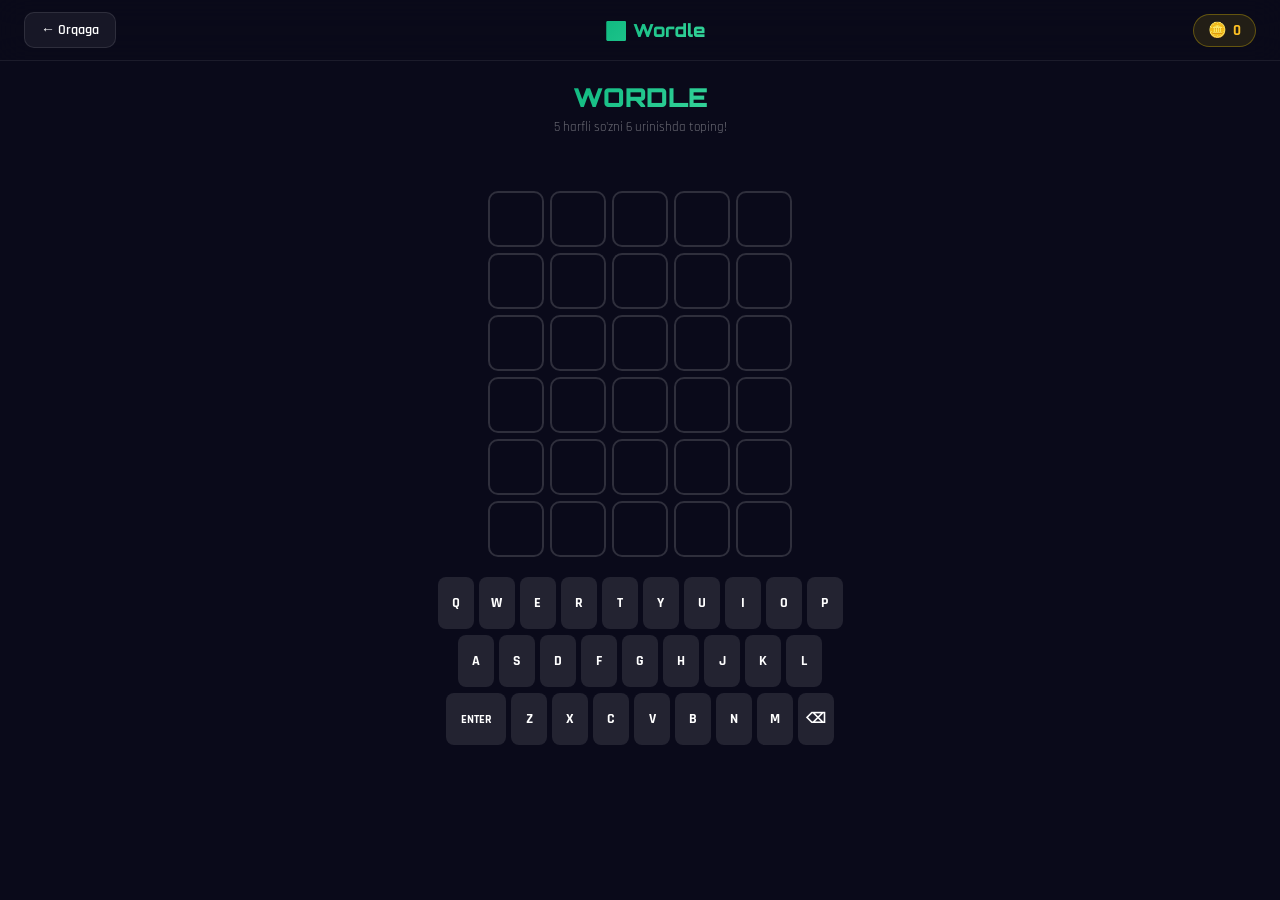
<file: wordle.html>
<!DOCTYPE html>
<html lang="uz">
<head>
  <meta charset="UTF-8"/>
  <meta name="viewport" content="width=device-width, initial-scale=1.0"/>
  <title>GameZone - Wordle</title>
  <script src="https://cdn.ably.com/lib/ably.min-2.js"></script>
  
  <style>
    *{margin:0;padding:0;box-sizing:border-box;}
    body{background:#0a0a1a;color:#fff;font-family:'Rajdhani',sans-serif;min-height:100vh;display:flex;flex-direction:column;}
    .navbar{display:flex;align-items:center;justify-content:space-between;padding:12px 24px;background:rgba(10,10,26,.9);backdrop-filter:blur(16px);border-bottom:1px solid rgba(255,255,255,.08);}
    .nav-logo{font-family:'Orbitron',sans-serif;font-size:18px;font-weight:900;background:linear-gradient(135deg,#10b981,#34d399);-webkit-background-clip:text;-webkit-text-fill-color:transparent;background-clip:text;}
    .back-btn{background:rgba(255,255,255,.06);border:1px solid rgba(255,255,255,.1);color:#fff;padding:8px 16px;border-radius:10px;cursor:pointer;font-family:'Rajdhani',sans-serif;font-size:14px;font-weight:600;}
    .back-btn:hover{background:rgba(255,255,255,.12);}
    .coin-display{display:flex;align-items:center;gap:6px;background:rgba(255,215,0,.1);border:1px solid rgba(255,215,0,.3);border-radius:20px;padding:6px 14px;font-size:15px;font-weight:700;color:#fbbf24;}
    .game-wrap{flex:1;display:flex;flex-direction:column;align-items:center;padding:20px 16px;}
    .game-title{font-family:'Orbitron',sans-serif;font-size:26px;font-weight:900;background:linear-gradient(135deg,#10b981,#34d399);-webkit-background-clip:text;-webkit-text-fill-color:transparent;background-clip:text;margin-bottom:6px;}
    .game-sub{color:rgba(255,255,255,.4);font-size:13px;margin-bottom:20px;text-align:center;}
    /* Grid */
    .grid{display:flex;flex-direction:column;gap:6px;margin-bottom:20px;}
    .grid-row{display:flex;gap:6px;}
    .tile{width:56px;height:56px;border:2px solid rgba(255,255,255,.15);border-radius:10px;display:flex;align-items:center;justify-content:center;font-family:'Orbitron',sans-serif;font-size:22px;font-weight:900;text-transform:uppercase;transition:all .3s;user-select:none;}
    .tile.filled{border-color:rgba(255,255,255,.4);animation:pop .1s ease;}
    @keyframes pop{0%{transform:scale(1)}50%{transform:scale(1.12)}100%{transform:scale(1)}}
    .tile.correct{background:#10b981;border-color:#10b981;animation:flip .5s ease;}
    .tile.present{background:#f59e0b;border-color:#f59e0b;animation:flip .5s ease;}
    .tile.absent {background:#374151;border-color:#374151;animation:flip .5s ease;}
    @keyframes flip{0%{transform:rotateX(0)}50%{transform:rotateX(90deg)}100%{transform:rotateX(0)}}
    .tile.shake{animation:shake .5s ease;}
    @keyframes shake{0%,100%{transform:translateX(0)}20%,60%{transform:translateX(-6px)}40%,80%{transform:translateX(6px)}}
    /* Keyboard */
    .keyboard{display:flex;flex-direction:column;gap:6px;margin-bottom:16px;}
    .kb-row{display:flex;gap:5px;justify-content:center;}
    .key{min-width:36px;height:52px;background:rgba(255,255,255,.1);border:none;border-radius:8px;color:#fff;font-family:'Rajdhani',sans-serif;font-size:14px;font-weight:700;cursor:pointer;transition:all .2s;padding:0 6px;text-transform:uppercase;}
    .key:hover{background:rgba(255,255,255,.2);}
    .key.wide{min-width:60px;font-size:12px;}
    .key.correct{background:#10b981!important;}
    .key.present{background:#f59e0b!important;}
    .key.absent {background:#374151!important;}
    .status-msg{font-size:16px;font-weight:700;text-align:center;min-height:24px;margin-bottom:12px;color:#fbbf24;}
    /* Result */
    .result-overlay{position:fixed;inset:0;background:rgba(0,0,0,.8);backdrop-filter:blur(10px);display:none;align-items:center;justify-content:center;z-index:200;}
    .result-overlay.show{display:flex;}
    .result-box{background:#13132a;border:1px solid rgba(255,255,255,.12);border-radius:24px;padding:40px 36px;text-align:center;max-width:340px;width:90%;animation:bounceIn .4s ease;}
    @keyframes bounceIn{0%{transform:scale(.7);opacity:0}70%{transform:scale(1.05)}100%{transform:scale(1);opacity:1}}
    .result-emoji{font-size:64px;display:block;margin-bottom:12px;}
    .result-title{font-family:'Orbitron',sans-serif;font-size:20px;font-weight:900;margin-bottom:8px;}
    .result-word{font-family:'Orbitron',sans-serif;font-size:24px;color:#10b981;margin-bottom:6px;letter-spacing:4px;}
    .result-sub{color:rgba(255,255,255,.5);font-size:14px;margin-bottom:20px;}
    .result-coins{color:#fbbf24;font-size:16px;font-weight:700;margin-bottom:20px;}
    .res-btns{display:flex;gap:10px;justify-content:center;}
    .res-btn{padding:11px 22px;border:none;border-radius:12px;color:#fff;font-family:'Orbitron',sans-serif;font-size:12px;font-weight:700;cursor:pointer;transition:.3s;}
    .res-play{background:linear-gradient(135deg,#10b981,#059669);}
    .res-home{background:rgba(255,255,255,.06);border:1px solid rgba(255,255,255,.1);}
  </style>
  <link href="https://fonts.googleapis.com/css2?family=Orbitron:wght@400;700;900&family=Rajdhani:wght@400;600;700&display=swap" rel="stylesheet"/>
</head>
<body>
<nav class="navbar">
  <button class="back-btn" onclick="goHome()">← Orqaga</button>
  <div class="nav-logo">🟩 Wordle</div>
  <div class="coin-display">🪙 <span id="nav-coins">0</span></div>
</nav>
<div class="game-wrap">
  <h1 class="game-title">WORDLE</h1>
  <p class="game-sub">5 harfli so'zni 6 urinishda toping!</p>
  <div class="status-msg" id="status"></div>
  <div class="grid" id="grid"></div>
  <div class="keyboard" id="keyboard"></div>
</div>
<div class="result-overlay" id="result-overlay">
  <div class="result-box">
    <span class="result-emoji" id="res-emoji">🏆</span>
    <div class="result-title" id="res-title"></div>
    <div class="result-word"  id="res-word"></div>
    <div class="result-sub"   id="res-sub"></div>
    <div class="result-coins" id="res-coins"></div>
    <div class="res-btns">
      <button class="res-btn res-play" onclick="startGame()">🔄 Qayta</button>
      <button class="res-btn res-home" onclick="goHome()">🏠 Uy</button>
    </div>
  </div>
</div>
<script src="firebase.js"></script>
<script src="coins.js"></script>
<script>
const WORDS = ['OLMA','ANOR','UZUM','TOSH','SUVI','QUSH','BAXT','YIRT','BOLA','GULL',
  'KITOB','RADIO','KELIN','KANAL','DERAZA','SABZI','TULKI','BALIQ','ARZON','QALAM',
  'SAMOVAR','CHOYNAK','QOVOQ','NOKAT','PICHOQ','SHAMOL','BULUT','YOMG\'IR','YERGA','DENGIZ',
  'TABLE','GRAPE','CHAIR','LIGHT','MUSIC','DANCE','STONE','WATER','FLAME','CLOUD',
  'BRAIN','SPACE','NIGHT','DREAM','RIVER','HEART','EAGLE','TIGER','SWORD','MAGIC'];
const VALID = [...WORDS,'APPLE','BRAVE','CRANE','DRIVE','EARTH','FROST','GLOBE','HOUSE',
  'JUDGE','KNIFE','LEMON','MOUNT','NURSE','OCEAN','PAINT','QUEEN','ROBIN','SMILE',
  'TRAIN','UNCLE','VOICE','WITCH','XENON','YACHT','ZEBRA','PIZZA','PASTA','BREAD','STORM'];

const ROWS=6, COLS=5;
let secret='', grid=[], currentRow=0, currentCol=0, gameOver=false, keyStates={};

const KEYBOARD_ROWS = [
  ['Q','W','E','R','T','Y','U','I','O','P'],
  ['A','S','D','F','G','H','J','K','L'],
  ['ENTER','Z','X','C','V','B','N','M','⌫']
];

window.addEventListener('DOMContentLoaded',()=>{
  document.getElementById('nav-coins').textContent=getCurrentUser()?.coins||0;
  buildGrid(); buildKeyboard(); startGame();
  document.addEventListener('keydown', onKeyDown);
});

function startGame(){
  secret = WORDS[Math.floor(Math.random()*WORDS.length)].toUpperCase();
  // ensure 5 letters
  secret = secret.replace(/[^A-Z]/g,'').slice(0,5);
  if(secret.length<5) secret='APPLE';
  grid=Array.from({length:ROWS},()=>Array(COLS).fill(''));
  currentRow=0; currentCol=0; gameOver=false; keyStates={};
  document.getElementById('result-overlay').classList.remove('show');
  document.getElementById('status').textContent='';
  renderGrid(); resetKeyboard();
}

function buildGrid(){
  const g=document.getElementById('grid'); g.innerHTML='';
  for(let r=0;r<ROWS;r++){
    const row=document.createElement('div'); row.className='grid-row'; row.id=`row-${r}`;
    for(let c=0;c<COLS;c++){
      const t=document.createElement('div'); t.className='tile'; t.id=`t-${r}-${c}`;
      row.appendChild(t);
    }
    g.appendChild(row);
  }
}

function buildKeyboard(){
  const kb=document.getElementById('keyboard'); kb.innerHTML='';
  KEYBOARD_ROWS.forEach(row=>{
    const div=document.createElement('div'); div.className='kb-row';
    row.forEach(k=>{
      const btn=document.createElement('button');
      btn.className='key'+(k.length>1?' wide':'');
      btn.textContent=k; btn.id=`key-${k}`;
      btn.onclick=()=>handleKey(k);
      div.appendChild(btn);
    });
    kb.appendChild(div);
  });
}

function resetKeyboard(){
  document.querySelectorAll('.key').forEach(k=>{k.className='key'+(k.textContent.length>1?' wide':'');});
}

function renderGrid(){
  for(let r=0;r<ROWS;r++) for(let c=0;c<COLS;c++){
    const t=document.getElementById(`t-${r}-${c}`);
    t.textContent=grid[r][c];
    t.className='tile'+(grid[r][c]?' filled':'');
  }
}

function onKeyDown(e){
  if(gameOver) return;
  if(e.key==='Enter') handleKey('ENTER');
  else if(e.key==='Backspace') handleKey('⌫');
  else if(/^[a-zA-Z]$/.test(e.key)) handleKey(e.key.toUpperCase());
}

function handleKey(k){
  if(gameOver) return;
  if(k==='⌫'){
    if(currentCol>0){ currentCol--; grid[currentRow][currentCol]=''; updateTile(currentRow,currentCol,'',''); }
  } else if(k==='ENTER'){
    submitGuess();
  } else if(currentCol<COLS){
    grid[currentRow][currentCol]=k;
    const t=document.getElementById(`t-${currentRow}-${currentCol}`);
    t.textContent=k; t.className='tile filled';
    currentCol++;
  }
}

function updateTile(r,c,letter,cls){
  const t=document.getElementById(`t-${r}-${c}`);
  t.textContent=letter; t.className='tile'+(letter?' filled':'')+(cls?' '+cls:'');
}

function submitGuess(){
  if(currentCol<COLS){ shakeRow(currentRow); showStatus('5 harf kiriting!'); return; }
  const guess=grid[currentRow].join('');
  // evaluate
  const result=evaluateGuess(guess,secret);
  // animate with delay
  result.forEach((cls,i)=>{
    setTimeout(()=>{
      const t=document.getElementById(`t-${currentRow}-${i}`);
      t.className=`tile ${cls}`;
      // update key
      const key=document.getElementById(`key-${guess[i]}`);
      if(key){
        if(cls==='correct') key.className='key correct';
        else if(cls==='present'&&!key.classList.contains('correct')) key.className='key present';
        else if(cls==='absent'&&!key.classList.contains('correct')&&!key.classList.contains('present')) key.className='key absent';
      }
    }, i*150);
  });

  setTimeout(()=>{
    if(guess===secret){
      gameOver=true;
      const pts=reward(currentRow);
      addCoins(pts); addResult(true);
      document.getElementById('nav-coins').textContent=getCurrentUser()?.coins||0;
      showResult('🏆','YUTDINGIZ!',secret,`${currentRow+1}-urinishda topdingiz!`,`+🪙 ${pts} tanga!`);
    } else {
      currentRow++;
      currentCol=0;
      if(currentRow>=ROWS){
        gameOver=true; addResult(false);
        showResult('😢','YUTQAZDINGIZ',secret,'So\'z topilmadi.','');
      }
    }
  }, COLS*150+300);
}

function evaluateGuess(guess,secret){
  const res=Array(COLS).fill('absent');
  const sArr=[...secret], gArr=[...guess];
  // correct pass
  for(let i=0;i<COLS;i++) if(gArr[i]===sArr[i]){res[i]='correct';sArr[i]=null;gArr[i]=null;}
  // present pass
  for(let i=0;i<COLS;i++){
    if(!gArr[i]) continue;
    const j=sArr.indexOf(gArr[i]);
    if(j!==-1){res[i]='present';sArr[j]=null;}
  }
  return res;
}

function reward(row){ return [100,80,60,50,40,30][row]||30; }
function shakeRow(r){ document.getElementById(`row-${r}`).classList.add('shake'); setTimeout(()=>document.getElementById(`row-${r}`)?.classList.remove('shake'),500); }
function showStatus(msg){ const s=document.getElementById('status'); s.textContent=msg; setTimeout(()=>s.textContent='',2000); }
function showResult(emoji,title,word,sub,coins){
  setTimeout(()=>{
    document.getElementById('res-emoji').textContent=emoji;
    document.getElementById('res-title').textContent=title;
    document.getElementById('res-word').textContent=word;
    document.getElementById('res-sub').textContent=sub;
    document.getElementById('res-coins').textContent=coins;
    document.getElementById('result-overlay').classList.add('show');
  },500);
}
function goHome(){window.location.href='dashboard.html';}
</script>
</body>
</html>
</file>
